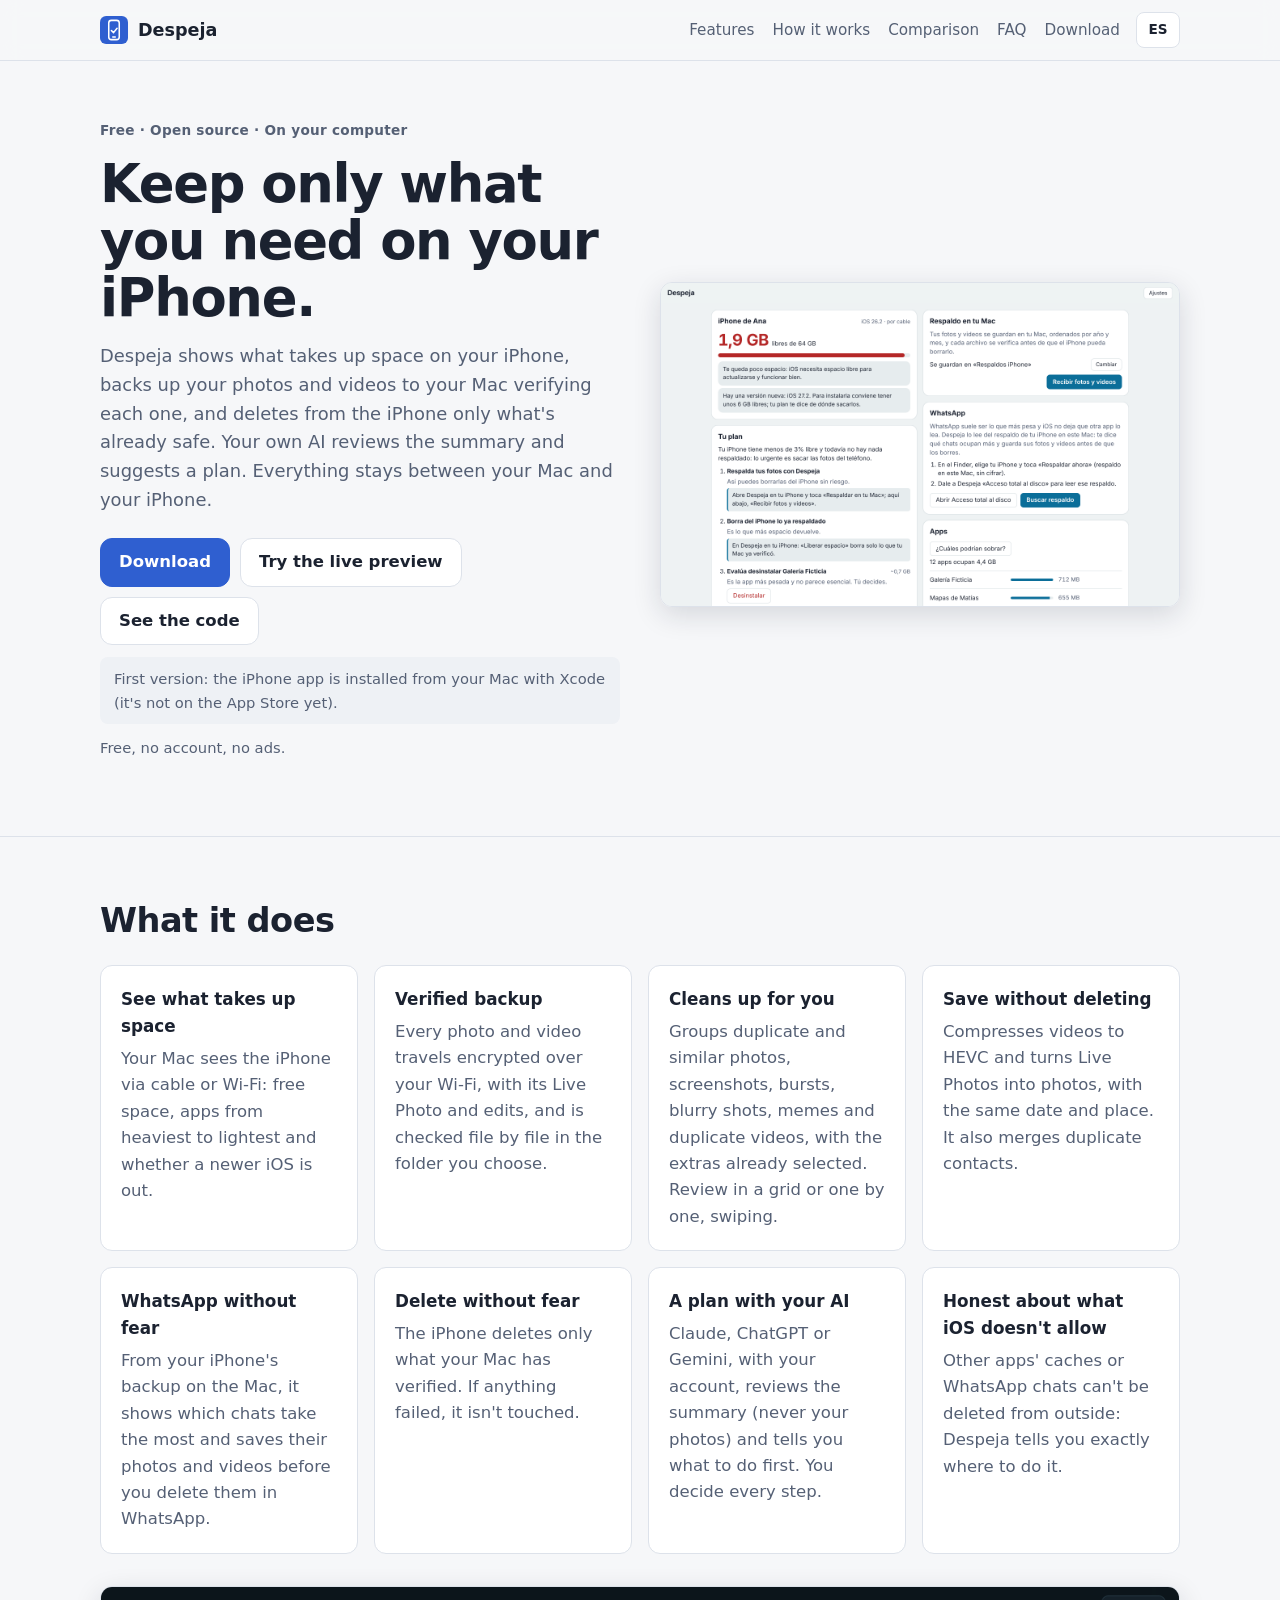
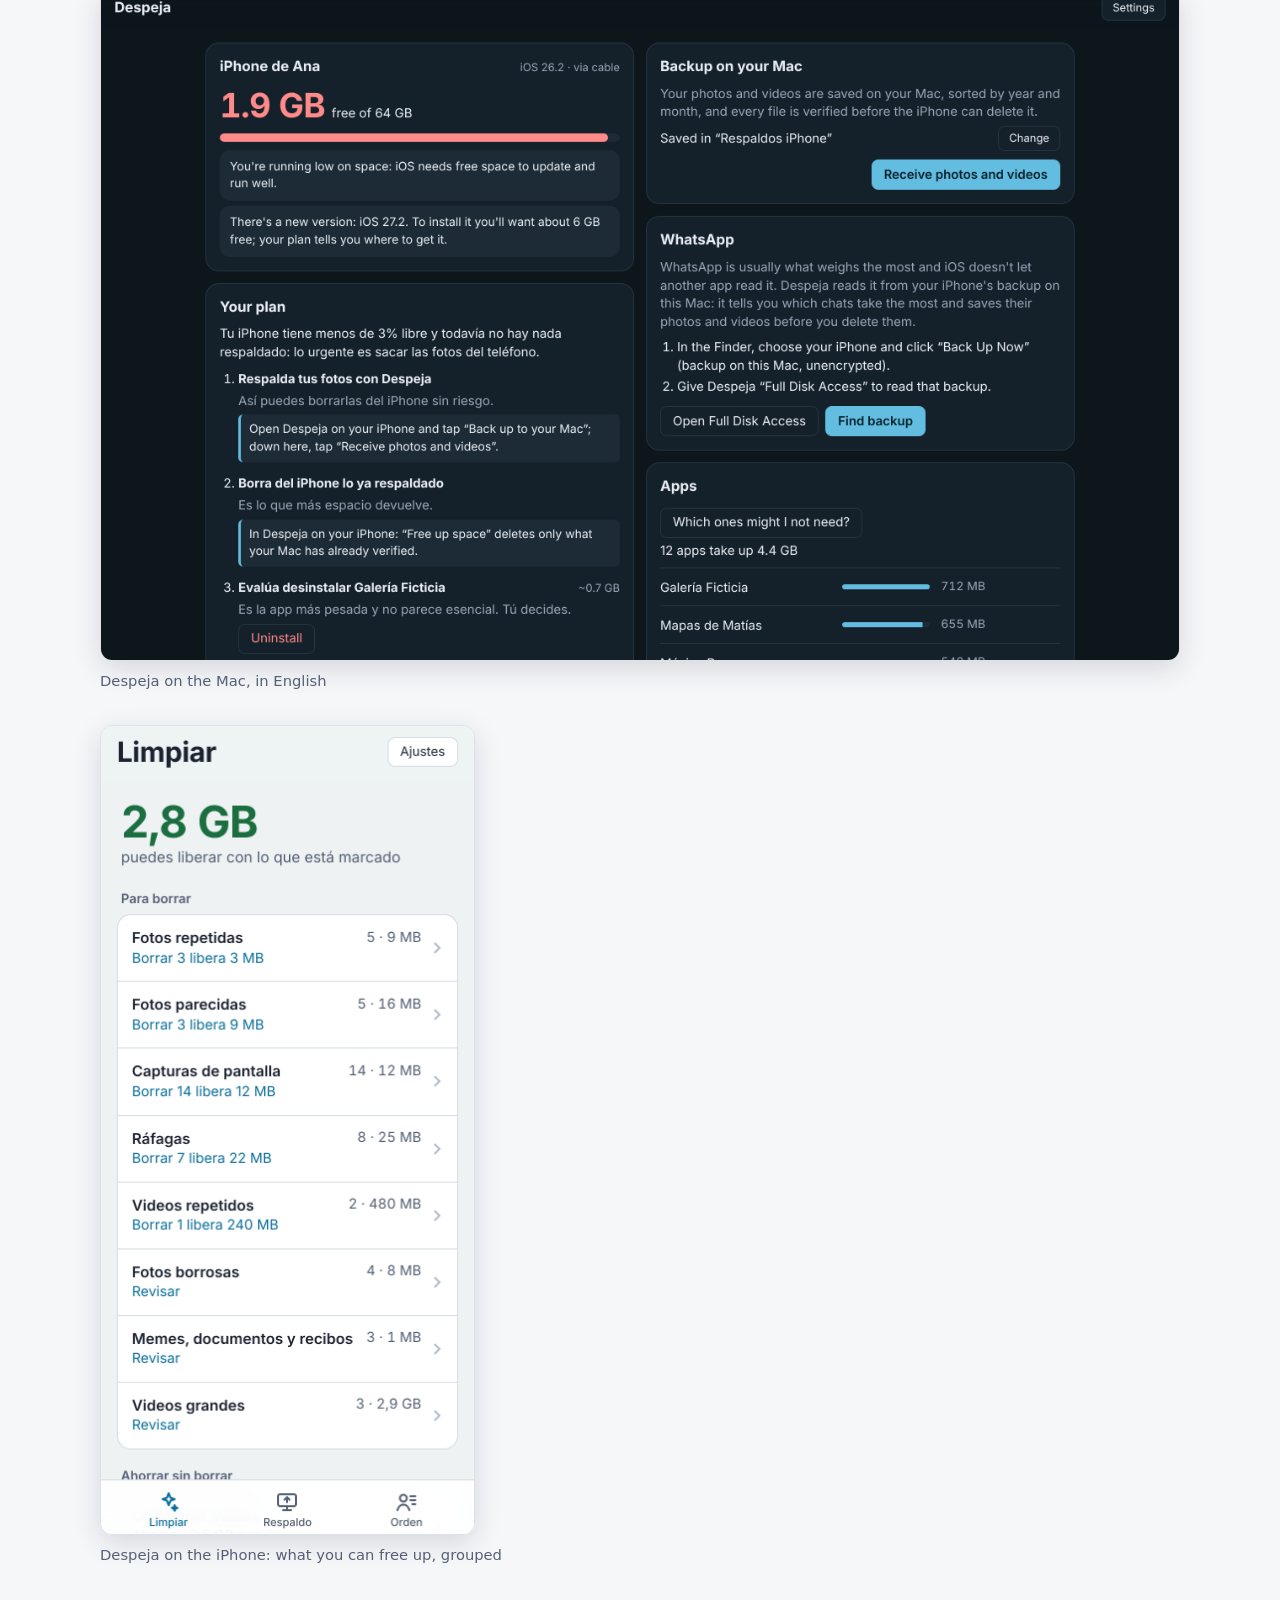
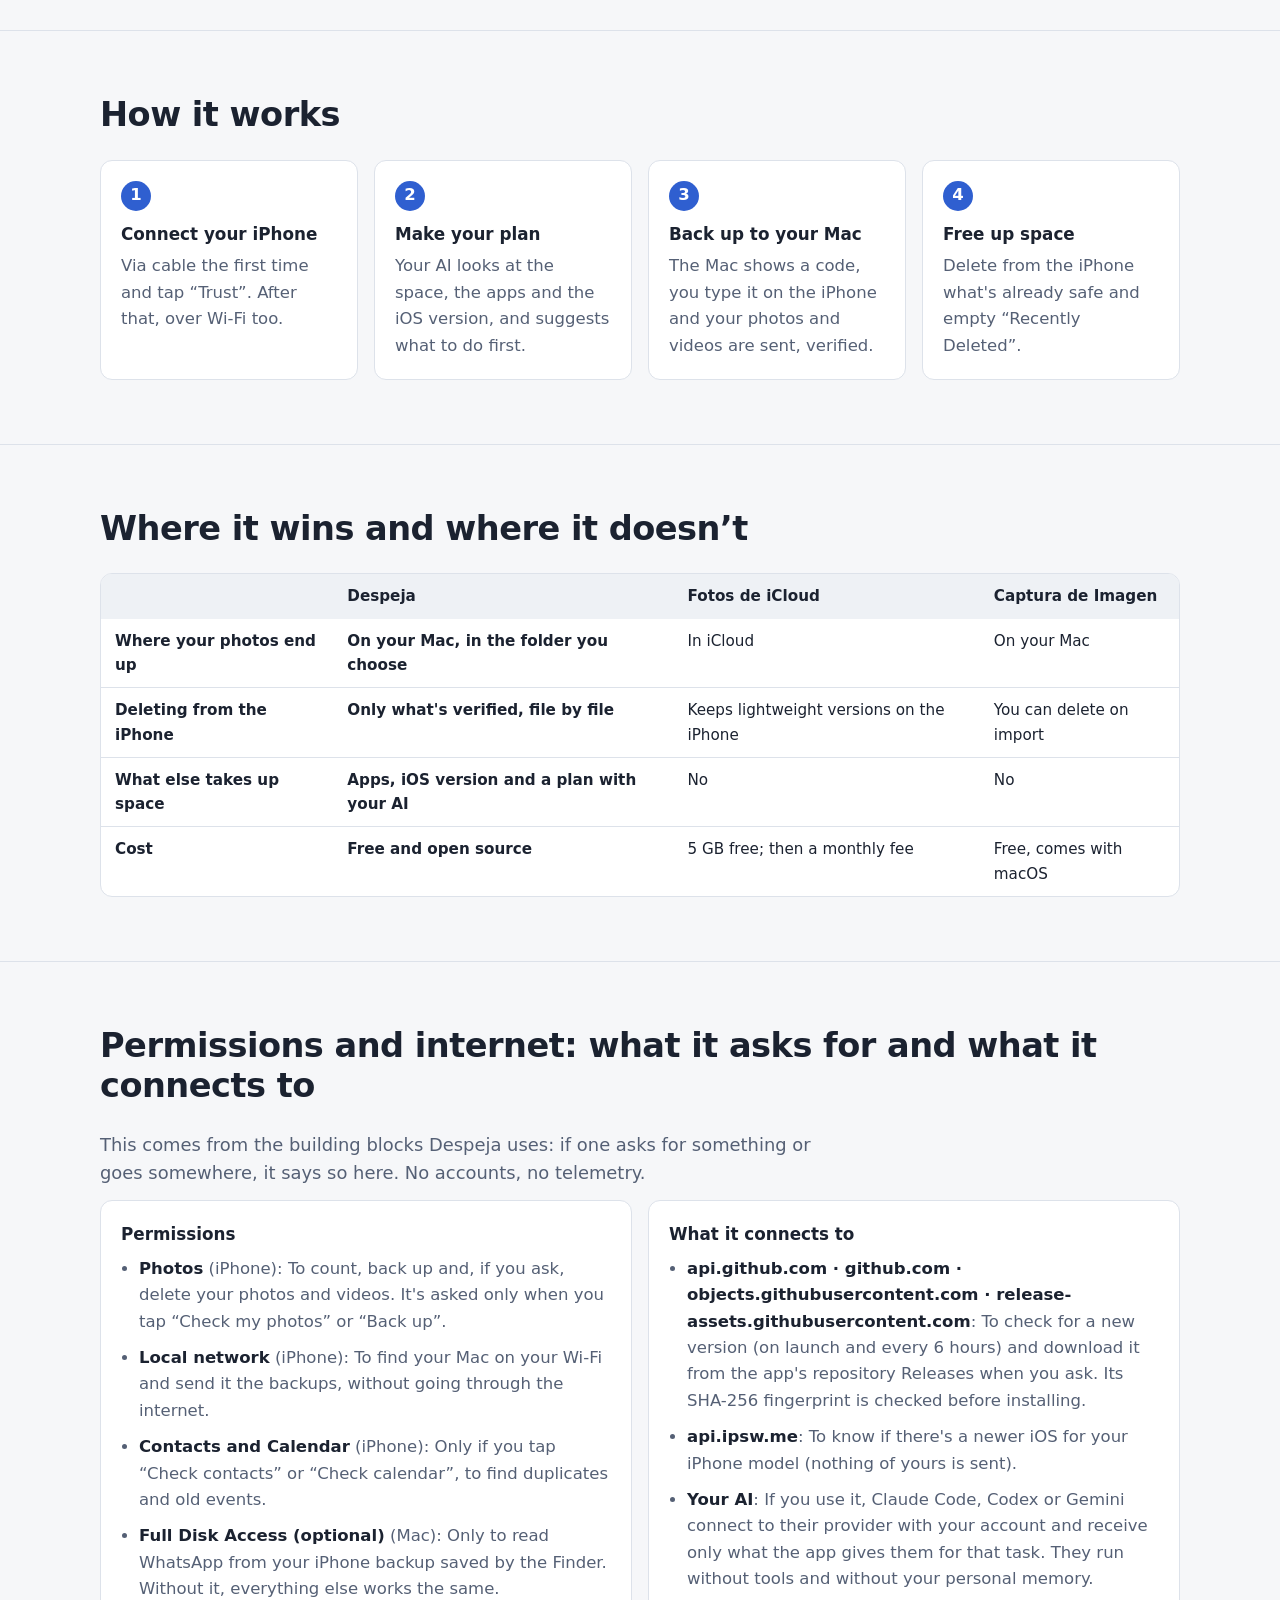
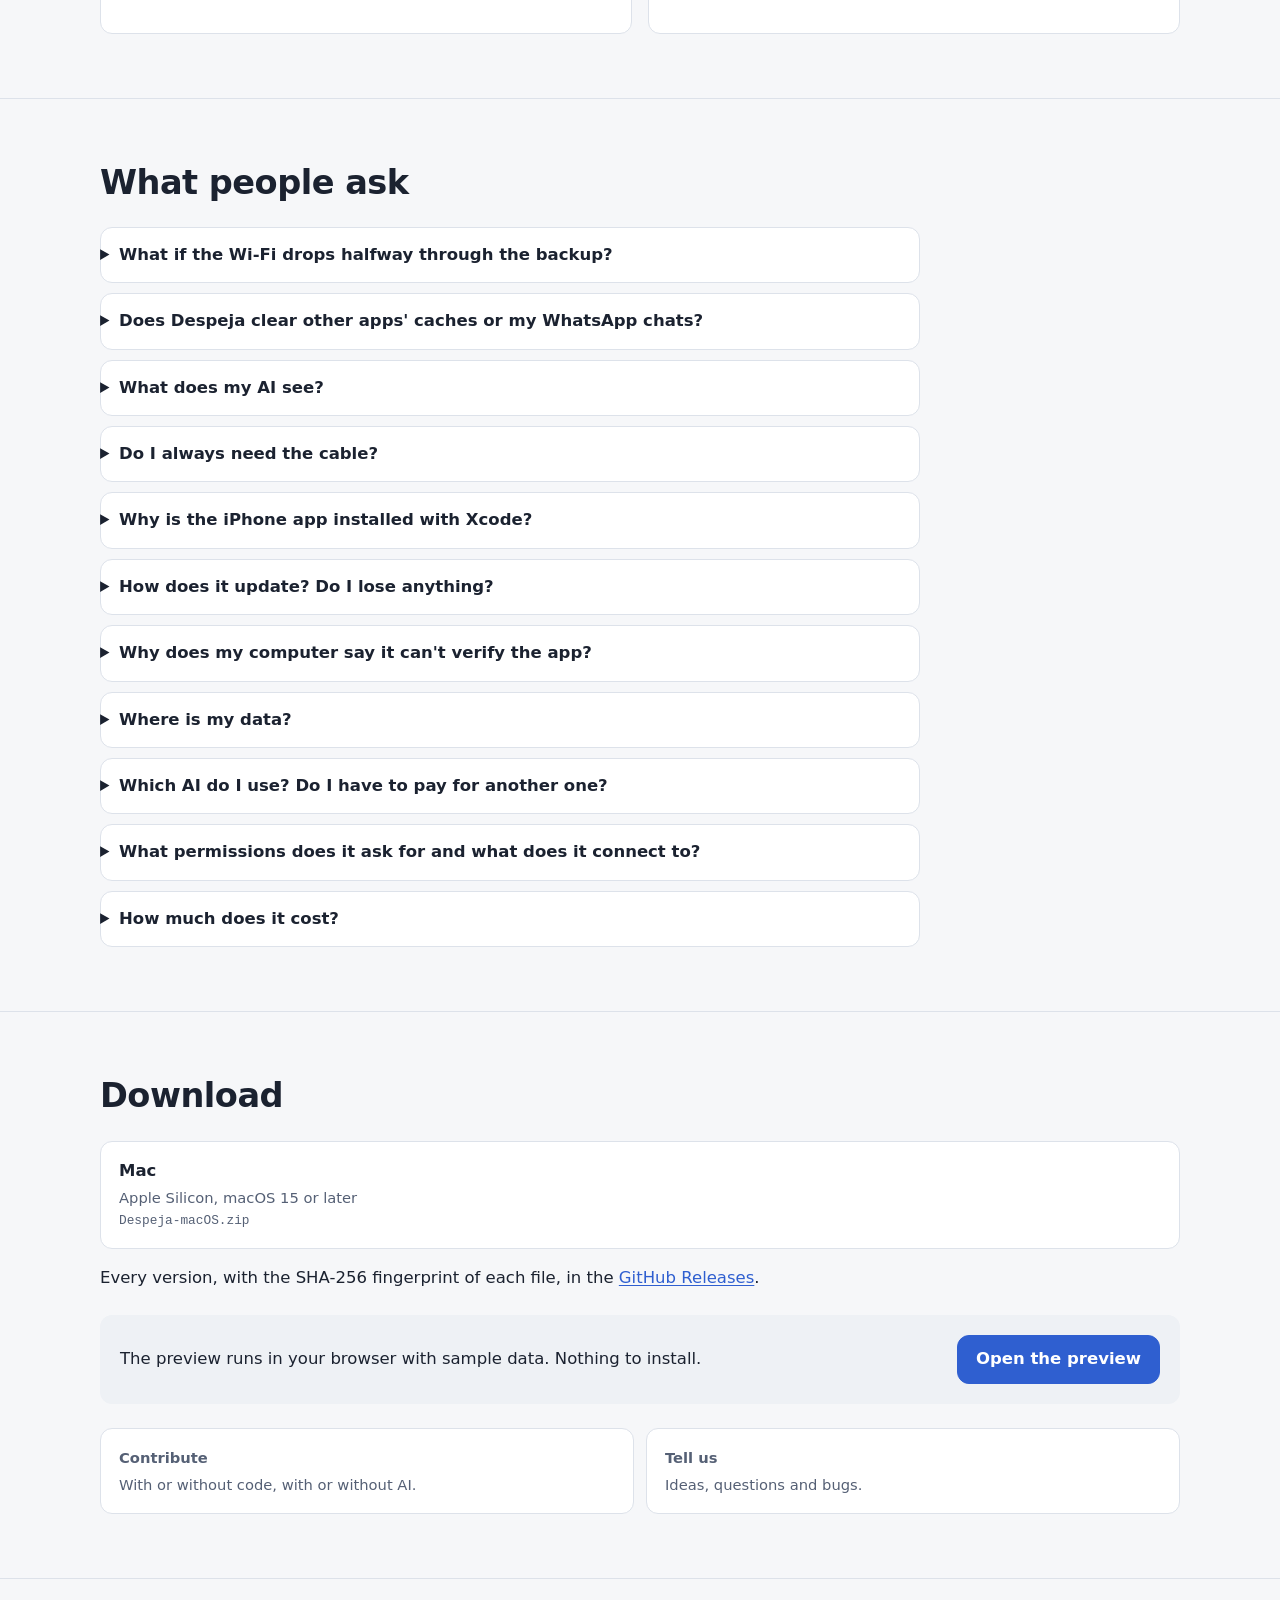
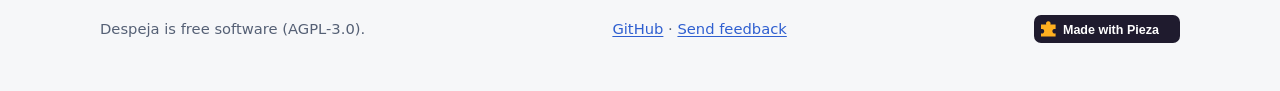
<file: docs/index.html>
<!doctype html>
<html lang="es" data-titulo-es="Despeja — Respalda y libera espacio en tu iPhone desde tu Mac, con tu IA" data-titulo-en="Despeja — Back up and free up space on your iPhone from your Mac, with your AI" data-id="despeja">
<head>
<meta charset="utf-8">
<meta name="viewport" content="width=device-width, initial-scale=1">
<meta http-equiv="Content-Security-Policy" content="default-src 'self'; script-src 'self'; style-src 'self'; img-src 'self' data:; media-src 'self'; connect-src 'self'; object-src 'none'; base-uri 'none'; form-action 'none'; frame-src 'none'; upgrade-insecure-requests">
<title>Despeja — Respalda y libera espacio en tu iPhone desde tu Mac, con tu IA</title>
<meta name="description" content="App gratis y abierta para Mac y iPhone: ve qué ocupa espacio, respalda fotos y videos verificados en tu Mac y borra solo lo que ya está a salvo.">
<link rel="canonical" href="https://despeja-app.github.io/despeja/">
<link rel="alternate" hreflang="es" href="https://despeja-app.github.io/despeja/">
<link rel="alternate" hreflang="en" href="https://despeja-app.github.io/despeja/?lang=en">
<link rel="alternate" hreflang="x-default" href="https://despeja-app.github.io/despeja/">
<link rel="icon" href="favicon.svg" type="image/svg+xml">
<link rel="apple-touch-icon" href="apple-touch-icon.png">
<meta property="og:type" content="website">
<meta property="og:site_name" content="Despeja">
<meta property="og:url" content="https://despeja-app.github.io/despeja/">
<meta property="og:locale" content="es_CL"><meta property="og:locale:alternate" content="en_US">
<meta property="og:title" content="Despeja — Respalda y libera espacio en tu iPhone desde tu Mac, con tu IA">
<meta property="og:description" content="App gratis y abierta para Mac y iPhone: ve qué ocupa espacio, respalda fotos y videos verificados en tu Mac y borra solo lo que ya está a salvo.">
<meta property="og:image" content="https://despeja-app.github.io/despeja/img/compartir.png">
<meta property="og:image:width" content="1200"><meta property="og:image:height" content="630">
<meta property="og:image:alt" content="Despeja: Deja tu iPhone solo con lo necesario.">
<meta name="twitter:card" content="summary_large_image">
<meta name="twitter:title" content="Despeja — Respalda y libera espacio en tu iPhone desde tu Mac, con tu IA">
<meta name="twitter:description" content="App gratis y abierta para Mac y iPhone: ve qué ocupa espacio, respalda fotos y videos verificados en tu Mac y borra solo lo que ya está a salvo.">
<meta name="twitter:image" content="https://despeja-app.github.io/despeja/img/compartir.png">
<script type="application/ld+json">
{
 "@context": "https://schema.org",
 "@graph": [
  {
   "@type": "SoftwareApplication",
   "name": "Despeja",
   "url": "https://despeja-app.github.io/despeja/",
   "image": "https://despeja-app.github.io/despeja/img/compartir.png",
   "screenshot": "https://despeja-app.github.io/despeja/img/mac.png",
   "description": "App gratis y abierta para Mac y iPhone: ve qué ocupa espacio, respalda fotos y videos verificados en tu Mac y borra solo lo que ya está a salvo.",
   "applicationCategory": "UtilitiesApplication",
   "operatingSystem": "macOS 15, iOS",
   "license": "https://www.gnu.org/licenses/agpl-3.0.html",
   "isAccessibleForFree": true,
   "offers": { "@type": "Offer", "price": "0", "priceCurrency": "USD" },
   "downloadUrl": "https://github.com/despeja-app/despeja/releases/latest",
   "codeRepository": "https://github.com/despeja-app/despeja",
   "inLanguage": ["es", "en"]
  },
  {
   "@type": "FAQPage",
   "mainEntity": [
    { "@type": "Question", "name": "¿Qué pasa si se corta el Wi-Fi a mitad del respaldo?", "acceptedAnswer": { "@type": "Answer", "text": "Nada se pierde: solo queda marcado como respaldado lo que tu Mac ya verificó. Vuelve a tocar «Respaldar» y sigue donde quedó." } },
    { "@type": "Question", "name": "¿Despeja borra la caché de otras apps o mis chats de WhatsApp?", "acceptedAnswer": { "@type": "Answer", "text": "No: iOS no deja que ninguna app toque lo de otra. Despeja te dice cuáles pesan más y exactamente dónde limpiarlas en tu iPhone." } },
    { "@type": "Question", "name": "¿Qué ve mi IA?", "acceptedAnswer": { "@type": "Answer", "text": "Solo un resumen: espacio, tamaños y nombres de apps, versión de iOS y cuánto hay respaldado. Nunca tus fotos, nombres de archivos ni contenido." } },
    { "@type": "Question", "name": "¿Necesito el cable siempre?", "acceptedAnswer": { "@type": "Answer", "text": "Solo la primera vez, para que el iPhone confíe en tu Mac. Después funciona por Wi-Fi; para respaldos muy grandes el cable es más rápido." } },
    { "@type": "Question", "name": "¿Por qué la app de iPhone se instala con Xcode?", "acceptedAnswer": { "@type": "Answer", "text": "Todavía no está en la App Store. Con Xcode y tu Apple ID la instalas gratis; con una cuenta gratuita dura 7 días y se reinstala igual." } },
    { "@type": "Question", "name": "¿Cómo se actualiza? ¿Pierdo algo?", "acceptedAnswer": { "@type": "Answer", "text": "Al abrir y cada 6 horas, la app revisa si hay una versión nueva en sus Releases de GitHub y te avisa dentro de la app, en Ajustes. Si la instalas, la baja, comprueba su huella SHA-256, reemplaza la app y vuelve a abrirla. Nunca en medio de algo que esté haciendo. Tus datos viven fuera de la app: actualizar no los toca." } },
    { "@type": "Question", "name": "¿Por qué mi computador dice que no puede verificar la app?", "acceptedAnswer": { "@type": "Answer", "text": "Porque es un proyecto gratis que no paga los certificados de Apple ni de Microsoft. En macOS 15: abre la app una vez, ve a Ajustes del Sistema → Privacidad y seguridad y, abajo, toca «Abrir igualmente». Cada descarga tiene su huella SHA-256 en el Release y el código de cada versión está en GitHub." } },
    { "@type": "Question", "name": "¿Dónde están mis datos?", "acceptedAnswer": { "@type": "Answer", "text": "En tu Mac (~/Library/Application Support/Despeja) y en la app del iPhone, en archivos de formato abierto. Tus fotos quedan en la carpeta que elijas. No hay servidores ni cuentas: nada sale de tus equipos sin que lo pidas." } },
    { "@type": "Question", "name": "¿Qué IA uso? ¿Tengo que pagar otra?", "acceptedAnswer": { "@type": "Answer", "text": "La tuya: Claude Code, Codex o Gemini, con tu propia cuenta. La app no tiene una IA propia ni te cobra por usarla: corre la que ya tienes, sin herramientas y sin tu memoria personal, y solo le pasa lo que hace falta." } },
    { "@type": "Question", "name": "¿Qué permisos pide y a qué se conecta?", "acceptedAnswer": { "@type": "Answer", "text": "Lo justo, y todo está en «Permisos e internet»: sale de las piezas que usa la app, así nunca dice de más ni de menos. Nunca manda nada tuyo a un servidor nuestro: no tenemos." } },
    { "@type": "Question", "name": "¿Cuánto cuesta?", "acceptedAnswer": { "@type": "Answer", "text": "Nada. Es gratis y de código abierto, sin cuentas ni publicidad." } }
   ]
  }
 ]
}
</script>
<link rel="stylesheet" href="tema.css">
<link rel="stylesheet" href="pagina.css">
<link rel="stylesheet" href="colores.css">
<script src="pagina.js" defer></script>
</head>
<body>
<a class="saltar" href="#contenido"><span data-es>Ir al contenido</span><span data-en>Skip to content</span></a>
<header class="barra"><div class="ancho">
  <a class="marca" href="./"><img src="favicon.svg" alt="" width="28" height="28"><span data-sin-traducir>Despeja</span></a>
  <nav aria-label="Secciones">
    <a href="#funciones"><span data-es>Funciones</span><span data-en>Features</span></a>
    <a href="#como-funciona"><span data-es>Cómo funciona</span><span data-en>How it works</span></a>
    <a href="#comparar"><span data-es>Comparación</span><span data-en>Comparison</span></a>
    <a href="#preguntas"><span data-es>Preguntas</span><span data-en>FAQ</span></a>
    <a href="#descargar"><span data-es>Descargar</span><span data-en>Download</span></a>
  </nav>
  <button class="idioma" id="idioma" type="button" aria-label="Cambiar idioma / Change language" data-sin-traducir>EN</button>
</div></header>

<main id="contenido">
<section class="portada"><div class="ancho">
  <div>
    <p class="etiqueta"><span data-es>Gratis · Código abierto · En tu computador</span><span data-en>Free · Open source · On your computer</span></p>
    <h1><span data-es>Deja tu iPhone solo con lo necesario.</span><span data-en>Keep only what you need on your iPhone.</span></h1>
    <p class="intro"><span data-es>Despeja ve qué ocupa espacio en tu iPhone, respalda tus fotos y videos en tu Mac verificándolos uno por uno y borra del iPhone solo lo que ya está a salvo. Tu propia IA revisa el resumen y te propone un plan. Todo queda entre tu Mac y tu iPhone.</span><span data-en>Despeja shows what takes up space on your iPhone, backs up your photos and videos to your Mac verifying each one, and deletes from the iPhone only what&apos;s already safe. Your own AI reviews the summary and suggests a plan. Everything stays between your Mac and your iPhone.</span></p>
    <div class="acciones">
      <a class="boton principal" id="descarga-principal" href="#descargar"><span data-es>Descargar</span><span data-en>Download</span></a>
      <a class="boton" href="demo/"><span data-es>Probar la vista previa</span><span data-en>Try the live preview</span></a>
      <a class="boton" href="https://github.com/despeja-app/despeja"><span data-es>Ver el código</span><span data-en>See the code</span></a>
    </div>
    <p class="aviso"><span data-es>Primera versión: la app de iPhone se instala desde tu Mac con Xcode (aún no está en la App Store).</span><span data-en>First version: the iPhone app is installed from your Mac with Xcode (it&apos;s not on the App Store yet).</span></p>
    <p class="nota" id="descarga-nota"><span data-es>Gratis, sin cuenta y sin publicidad.</span><span data-en>Free, no account, no ads.</span></p>
  </div>
  <figure class="captura"><img src="img/mac.png" alt="Despeja en el Mac: el iPhone con poco espacio, el plan de la IA y el respaldo" data-alt-es="Despeja en el Mac: el iPhone con poco espacio, el plan de la IA y el respaldo" data-alt-en="Despeja on the Mac: the iPhone low on space, the AI plan and the backup" width="1280" height="800"></figure>
</div></section>

<section id="funciones"><div class="ancho">
  <h2><span data-es>Lo que hace</span><span data-en>What it does</span></h2>
  <div class="rejilla">
    <div class="tarjeta"><h3><span data-es>Ve lo que ocupa espacio</span><span data-en>See what takes up space</span></h3><p><span data-es>Tu Mac ve el iPhone por cable o Wi-Fi: espacio libre, apps de la más pesada a la más liviana y si hay un iOS más nuevo.</span><span data-en>Your Mac sees the iPhone via cable or Wi-Fi: free space, apps from heaviest to lightest and whether a newer iOS is out.</span></p></div>
    <div class="tarjeta"><h3><span data-es>Respaldo verificado</span><span data-en>Verified backup</span></h3><p><span data-es>Cada foto y video viaja cifrado por tu Wi-Fi, con su Live Photo y sus ediciones, y se comprueba archivo por archivo en la carpeta que elijas.</span><span data-en>Every photo and video travels encrypted over your Wi-Fi, with its Live Photo and edits, and is checked file by file in the folder you choose.</span></p></div>
    <div class="tarjeta"><h3><span data-es>Limpia sola</span><span data-en>Cleans up for you</span></h3><p><span data-es>Agrupa fotos repetidas y parecidas, capturas, ráfagas, borrosas, memes y videos repetidos, con lo que sobra ya marcado. Revisas en cuadrícula o una por una, deslizando.</span><span data-en>Groups duplicate and similar photos, screenshots, bursts, blurry shots, memes and duplicate videos, with the extras already selected. Review in a grid or one by one, swiping.</span></p></div>
    <div class="tarjeta"><h3><span data-es>Ahorra sin borrar</span><span data-en>Save without deleting</span></h3><p><span data-es>Comprime videos a HEVC y convierte Live Photos en fotos, con la misma fecha y lugar. También junta contactos repetidos.</span><span data-en>Compresses videos to HEVC and turns Live Photos into photos, with the same date and place. It also merges duplicate contacts.</span></p></div>
    <div class="tarjeta"><h3><span data-es>WhatsApp sin miedo</span><span data-en>WhatsApp without fear</span></h3><p><span data-es>Desde el respaldo de tu iPhone en el Mac, te dice qué chats ocupan más y guarda sus fotos y videos antes de que los borres en WhatsApp.</span><span data-en>From your iPhone&apos;s backup on the Mac, it shows which chats take the most and saves their photos and videos before you delete them in WhatsApp.</span></p></div>
    <div class="tarjeta"><h3><span data-es>Borra sin miedo</span><span data-en>Delete without fear</span></h3><p><span data-es>El iPhone borra solo lo que tu Mac ya verificó. Si algo falló, no se toca.</span><span data-en>The iPhone deletes only what your Mac has verified. If anything failed, it isn&apos;t touched.</span></p></div>
    <div class="tarjeta"><h3><span data-es>Un plan con tu IA</span><span data-en>A plan with your AI</span></h3><p><span data-es>Claude, ChatGPT o Gemini, con tu cuenta, revisa el resumen (nunca tus fotos) y te dice qué hacer primero. Tú decides cada paso.</span><span data-en>Claude, ChatGPT or Gemini, with your account, reviews the summary (never your photos) and tells you what to do first. You decide every step.</span></p></div>
    <div class="tarjeta"><h3><span data-es>Honesta con lo que iOS no deja</span><span data-en>Honest about what iOS doesn&apos;t allow</span></h3><p><span data-es>La caché de otras apps o los chats de WhatsApp no se pueden borrar desde afuera: Despeja te dice exactamente dónde hacerlo.</span><span data-en>Other apps&apos; caches or WhatsApp chats can&apos;t be deleted from outside: Despeja tells you exactly where to do it.</span></p></div>
  </div>
  <figure class="captura-extra"><img src="img/mac-en.png" alt="Despeja en el Mac, en inglés" data-alt-es="Despeja en el Mac, en inglés" data-alt-en="Despeja on the Mac, in English" width="1280" height="800" loading="lazy"><figcaption><span data-es>Despeja en el Mac, en inglés</span><span data-en>Despeja on the Mac, in English</span></figcaption></figure>
  <figure class="captura-extra"><img src="img/iphone.png" alt="Despeja en el iPhone: lo que puedes liberar, agrupado" data-alt-es="Despeja en el iPhone: lo que puedes liberar, agrupado" data-alt-en="Despeja on the iPhone: what you can free up, grouped" width="375" height="812" loading="lazy"><figcaption><span data-es>Despeja en el iPhone: lo que puedes liberar, agrupado</span><span data-en>Despeja on the iPhone: what you can free up, grouped</span></figcaption></figure>
</div></section>

<section id="como-funciona"><div class="ancho">
  <h2><span data-es>Cómo funciona</span><span data-en>How it works</span></h2>
  <ol class="pasos">
    <li><h3><span data-es>Conecta tu iPhone</span><span data-en>Connect your iPhone</span></h3><p><span data-es>Por cable la primera vez y toca «Confiar». Después también por Wi-Fi.</span><span data-en>Via cable the first time and tap “Trust”. After that, over Wi-Fi too.</span></p></li>
    <li><h3><span data-es>Arma tu plan</span><span data-en>Make your plan</span></h3><p><span data-es>Tu IA mira el espacio, las apps y la versión de iOS, y propone qué hacer primero.</span><span data-en>Your AI looks at the space, the apps and the iOS version, and suggests what to do first.</span></p></li>
    <li><h3><span data-es>Respalda en tu Mac</span><span data-en>Back up to your Mac</span></h3><p><span data-es>El Mac muestra un código, lo escribes en el iPhone y se mandan tus fotos y videos, verificados.</span><span data-en>The Mac shows a code, you type it on the iPhone and your photos and videos are sent, verified.</span></p></li>
    <li><h3><span data-es>Libera espacio</span><span data-en>Free up space</span></h3><p><span data-es>Borra del iPhone lo que ya está a salvo y vacía «Eliminados recientemente».</span><span data-en>Delete from the iPhone what&apos;s already safe and empty “Recently Deleted”.</span></p></li>
  </ol>
</div></section>

<section id="comparar"><div class="ancho">
  <h2><span data-es>Lo que gana y lo que no</span><span data-en>Where it wins and where it doesn’t</span></h2>
  <div class="tabla-caja" tabindex="0" role="region" aria-label="Comparación · Comparison"><table class="comparar">
    <thead><tr><th scope="col"><span class="oculto"><span data-es>Qué</span><span data-en>What</span></span></th><th scope="col" data-sin-traducir>Despeja</th><th scope="col" data-sin-traducir>Fotos de iCloud</th><th scope="col" data-sin-traducir>Captura de Imagen</th></tr></thead>
    <tbody>
      <tr><th scope="row"><span data-es>Dónde quedan tus fotos</span><span data-en>Where your photos end up</span></th><td><span data-es>En tu Mac, en la carpeta que elijas</span><span data-en>On your Mac, in the folder you choose</span></td><td><span data-es>En iCloud</span><span data-en>In iCloud</span></td><td><span data-es>En tu Mac</span><span data-en>On your Mac</span></td></tr>
      <tr><th scope="row"><span data-es>Borrar del iPhone</span><span data-en>Deleting from the iPhone</span></th><td><span data-es>Solo lo verificado, archivo por archivo</span><span data-en>Only what&apos;s verified, file by file</span></td><td><span data-es>Deja versiones livianas en el iPhone</span><span data-en>Keeps lightweight versions on the iPhone</span></td><td><span data-es>Puedes borrar al importar</span><span data-en>You can delete on import</span></td></tr>
      <tr><th scope="row"><span data-es>Qué más ocupa espacio</span><span data-en>What else takes up space</span></th><td><span data-es>Apps, versión de iOS y un plan con tu IA</span><span data-en>Apps, iOS version and a plan with your AI</span></td><td><span data-es>No</span><span data-en>No</span></td><td><span data-es>No</span><span data-en>No</span></td></tr>
      <tr><th scope="row"><span data-es>Costo</span><span data-en>Cost</span></th><td><span data-es>Gratis y abierto</span><span data-en>Free and open source</span></td><td><span data-es>5 GB gratis; después, pago mensual</span><span data-en>5 GB free; then a monthly fee</span></td><td><span data-es>Gratis, viene con macOS</span><span data-en>Free, comes with macOS</span></td></tr>
    </tbody>
  </table></div>
</div></section>

<section id="permisos"><div class="ancho">
  <h2><span data-es>Permisos e internet: lo que pide y a qué se conecta</span><span data-en>Permissions and internet: what it asks for and what it connects to</span></h2>
  <p class="intro"><span data-es>Esto sale de las piezas que usa Despeja: si una pide algo o sale a algún lado, lo dice aquí. Sin cuentas ni telemetría.</span><span data-en>This comes from the building blocks Despeja uses: if one asks for something or goes somewhere, it says so here. No accounts, no telemetry.</span></p>
  <div class="rejilla dos">
    <div class="tarjeta"><h3><span data-es>Permisos</span><span data-en>Permissions</span></h3>
      <ul>
        <li><b><span data-es>Fotos</span><span data-en>Photos</span></b> <span data-sin-traducir>(iPhone)</span>: <span data-es>Para contar, respaldar y, si lo pides, borrar tus fotos y videos. Se pide recién cuando tocas «Revisar mis fotos» o «Respaldar».</span><span data-en>To count, back up and, if you ask, delete your photos and videos. It&apos;s asked only when you tap “Check my photos” or “Back up”.</span></li>
        <li><b><span data-es>Red local</span><span data-en>Local network</span></b> <span data-sin-traducir>(iPhone)</span>: <span data-es>Para encontrar tu Mac en tu Wi-Fi y mandarle los respaldos, sin pasar por internet.</span><span data-en>To find your Mac on your Wi-Fi and send it the backups, without going through the internet.</span></li>
        <li><b><span data-es>Contactos y Calendario</span><span data-en>Contacts and Calendar</span></b> <span data-sin-traducir>(iPhone)</span>: <span data-es>Solo si tocas «Revisar contactos» o «Revisar calendario», para encontrar repetidos y eventos viejos.</span><span data-en>Only if you tap “Check contacts” or “Check calendar”, to find duplicates and old events.</span></li>
        <li><b><span data-es>Acceso total al disco (opcional)</span><span data-en>Full Disk Access (optional)</span></b> <span data-sin-traducir>(Mac)</span>: <span data-es>Solo para leer WhatsApp en el respaldo de tu iPhone que guarda el Finder. Sin él, todo lo demás funciona igual.</span><span data-en>Only to read WhatsApp from your iPhone backup saved by the Finder. Without it, everything else works the same.</span></li>
      </ul>
      <p class="si-vacio"><span data-es>Ninguno especial del sistema: ni cámara, ni micrófono, ni avisos. Solo abre lo que tú eliges.</span><span data-en>No special system permissions: no camera, microphone or notifications. It only opens what you pick.</span></p>
    </div>
    <div class="tarjeta"><h3><span data-es>A qué se conecta</span><span data-en>What it connects to</span></h3>
      <ul>
        <li><b data-sin-traducir>api.github.com · github.com · objects.githubusercontent.com · release-assets.githubusercontent.com</b>: <span data-es>Para saber si hay una versión nueva (al abrir y cada 6 horas) y bajarla de los Releases del repositorio de la app cuando tú lo pides. Antes de instalarla se comprueba su huella SHA-256.</span><span data-en>To check for a new version (on launch and every 6 hours) and download it from the app&apos;s repository Releases when you ask. Its SHA-256 fingerprint is checked before installing.</span></li>
        <li><b data-sin-traducir>api.ipsw.me</b>: <span data-es>Saber si hay una versión de iOS más nueva para tu modelo de iPhone (no se manda nada tuyo).</span><span data-en>To know if there&apos;s a newer iOS for your iPhone model (nothing of yours is sent).</span></li>
        <li><b><span data-es>Tu IA</span><span data-en>Your AI</span></b>: <span data-es>Si la usas, Claude Code, Codex o Gemini se conectan a su proveedor con tu cuenta y reciben solo lo que la app les pasa para esa tarea. Corren sin herramientas y sin tu memoria personal.</span><span data-en>If you use it, Claude Code, Codex or Gemini connect to their provider with your account and receive only what the app gives them for that task. They run without tools and without your personal memory.</span></li>
      </ul>
      <p class="si-vacio"><span data-es>A nada: la app no sale a internet por su cuenta.</span><span data-en>Nothing: the app doesn&apos;t go online on its own.</span></p>
    </div>
  </div>
</div></section>

<section id="preguntas"><div class="ancho">
  <h2><span data-es>Lo que la gente pregunta</span><span data-en>What people ask</span></h2>
  <div class="faq">
    <details class="p"><summary><span data-es>¿Qué pasa si se corta el Wi-Fi a mitad del respaldo?</span><span data-en>What if the Wi-Fi drops halfway through the backup?</span></summary><p><span data-es>Nada se pierde: solo queda marcado como respaldado lo que tu Mac ya verificó. Vuelve a tocar «Respaldar» y sigue donde quedó.</span><span data-en>Nothing is lost: only what your Mac already verified is marked as backed up. Tap “Back up” again and it continues where it left off.</span></p></details>
    <details class="p"><summary><span data-es>¿Despeja borra la caché de otras apps o mis chats de WhatsApp?</span><span data-en>Does Despeja clear other apps&apos; caches or my WhatsApp chats?</span></summary><p><span data-es>No: iOS no deja que ninguna app toque lo de otra. Despeja te dice cuáles pesan más y exactamente dónde limpiarlas en tu iPhone.</span><span data-en>No: iOS doesn&apos;t let any app touch another&apos;s data. Despeja shows which ones weigh the most and exactly where to clean them on your iPhone.</span></p></details>
    <details class="p"><summary><span data-es>¿Qué ve mi IA?</span><span data-en>What does my AI see?</span></summary><p><span data-es>Solo un resumen: espacio, tamaños y nombres de apps, versión de iOS y cuánto hay respaldado. Nunca tus fotos, nombres de archivos ni contenido.</span><span data-en>Only a summary: space, app sizes and names, iOS version and how much is backed up. Never your photos, file names or content.</span></p></details>
    <details class="p"><summary><span data-es>¿Necesito el cable siempre?</span><span data-en>Do I always need the cable?</span></summary><p><span data-es>Solo la primera vez, para que el iPhone confíe en tu Mac. Después funciona por Wi-Fi; para respaldos muy grandes el cable es más rápido.</span><span data-en>Only the first time, so the iPhone trusts your Mac. After that it works over Wi-Fi; for very large backups the cable is faster.</span></p></details>
    <details class="p"><summary><span data-es>¿Por qué la app de iPhone se instala con Xcode?</span><span data-en>Why is the iPhone app installed with Xcode?</span></summary><p><span data-es>Todavía no está en la App Store. Con Xcode y tu Apple ID la instalas gratis; con una cuenta gratuita dura 7 días y se reinstala igual.</span><span data-en>It isn&apos;t on the App Store yet. With Xcode and your Apple ID you install it for free; with a free account it lasts 7 days and you reinstall it the same way.</span></p></details>
    <details class="p"><summary><span data-es>¿Cómo se actualiza? ¿Pierdo algo?</span><span data-en>How does it update? Do I lose anything?</span></summary><p><span data-es>Al abrir y cada 6 horas, la app revisa si hay una versión nueva en sus Releases de GitHub y te avisa dentro de la app, en Ajustes. Si la instalas, la baja, comprueba su huella SHA-256, reemplaza la app y vuelve a abrirla. Nunca en medio de algo que esté haciendo. Tus datos viven fuera de la app: actualizar no los toca.</span><span data-en>On launch and every 6 hours, the app checks its GitHub Releases for a new version and tells you inside the app, in Settings. If you install it, it downloads it, checks its SHA-256 fingerprint, replaces the app and reopens it. Never in the middle of something it&apos;s doing. Your data lives outside the app: updating doesn&apos;t touch it.</span></p></details>
    <details class="p"><summary><span data-es>¿Por qué mi computador dice que no puede verificar la app?</span><span data-en>Why does my computer say it can&apos;t verify the app?</span></summary><p><span data-es>Porque es un proyecto gratis que no paga los certificados de Apple ni de Microsoft. En macOS 15: abre la app una vez, ve a Ajustes del Sistema → Privacidad y seguridad y, abajo, toca «Abrir igualmente». Cada descarga tiene su huella SHA-256 en el Release y el código de cada versión está en GitHub.</span><span data-en>Because it&apos;s a free project that doesn&apos;t pay for Apple or Microsoft certificates. On macOS 15: open the app once, go to System Settings → Privacy &amp; Security and, at the bottom, click “Open Anyway”. Every download has its SHA-256 fingerprint in the Release, and each version&apos;s code is on GitHub.</span></p></details>
    <details class="p"><summary><span data-es>¿Dónde están mis datos?</span><span data-en>Where is my data?</span></summary><p><span data-es>En tu Mac (~/Library/Application Support/Despeja) y en la app del iPhone, en archivos de formato abierto. Tus fotos quedan en la carpeta que elijas. No hay servidores ni cuentas: nada sale de tus equipos sin que lo pidas.</span><span data-en>On your Mac (~/Library/Application Support/Despeja) and in the iPhone app, in open-format files. Your photos stay in the folder you choose. There are no servers or accounts: nothing leaves your devices unless you ask.</span></p></details>
    <details class="p"><summary><span data-es>¿Qué IA uso? ¿Tengo que pagar otra?</span><span data-en>Which AI do I use? Do I have to pay for another one?</span></summary><p><span data-es>La tuya: Claude Code, Codex o Gemini, con tu propia cuenta. La app no tiene una IA propia ni te cobra por usarla: corre la que ya tienes, sin herramientas y sin tu memoria personal, y solo le pasa lo que hace falta.</span><span data-en>Yours: Claude Code, Codex or Gemini, with your own account. The app has no AI of its own and doesn&apos;t charge you for one: it runs the one you already have, without tools or your personal memory, and only gives it what&apos;s needed.</span></p></details>
    <details class="p"><summary><span data-es>¿Qué permisos pide y a qué se conecta?</span><span data-en>What permissions does it ask for and what does it connect to?</span></summary><p><span data-es>Lo justo, y todo está en «Permisos e internet»: sale de las piezas que usa la app, así nunca dice de más ni de menos. Nunca manda nada tuyo a un servidor nuestro: no tenemos.</span><span data-en>Only what&apos;s needed, and it&apos;s all in “Permissions and internet”: it comes from the building blocks the app uses, so it never says more or less than the truth. It never sends anything of yours to a server of ours: we don&apos;t have one.</span></p></details>
    <details class="p"><summary><span data-es>¿Cuánto cuesta?</span><span data-en>How much does it cost?</span></summary><p><span data-es>Nada. Es gratis y de código abierto, sin cuentas ni publicidad.</span><span data-en>Nothing. It&apos;s free and open source, with no accounts or ads.</span></p></details>
  </div>
</div></section>

<section id="descargar"><div class="ancho">
  <h2><span data-es>Descargar</span><span data-en>Download</span></h2>
  <div class="sistemas">
    <a class="so" data-so="mac" href="https://github.com/despeja-app/despeja/releases/latest/download/Despeja-macOS.zip"><b data-sin-traducir>Mac</b><span><span data-es>Apple Silicon, macOS 15 o posterior</span><span data-en>Apple Silicon, macOS 15 or later</span></span><span class="archivo" data-sin-traducir>Despeja-macOS.zip</span></a>
  </div>
  <p><span data-es>Todas las versiones, con la huella SHA-256 de cada archivo, en los </span><span data-en>Every version, with the SHA-256 fingerprint of each file, in the </span><a href="https://github.com/despeja-app/despeja/releases"><span data-es>Releases de GitHub</span><span data-en>GitHub Releases</span></a>.</p>
  <div class="final"><p><span data-es>La vista previa funciona en tu navegador con datos de ejemplo. Nada que instalar.</span><span data-en>The preview runs in your browser with sample data. Nothing to install.</span></p><a class="boton principal" href="demo/"><span data-es>Abrir la vista previa</span><span data-en>Open the preview</span></a></div>
  <div class="comunidad">
    <a href="https://github.com/despeja-app/despeja/blob/main/CONTRIBUTING.md"><b><span data-es>Aporta</span><span data-en>Contribute</span></b><span><span data-es>Con o sin programar, con o sin IA.</span><span data-en>With or without code, with or without AI.</span></span></a>
    <a href="https://github.com/despeja-app/despeja/issues/new/choose"><b><span data-es>Cuéntanos</span><span data-en>Tell us</span></b><span><span data-es>Ideas, dudas y errores.</span><span data-en>Ideas, questions and bugs.</span></span></a>
  </div>
</div></section>
</main>

<footer><div class="ancho">
  <span><span data-es>Despeja es software libre (AGPL-3.0).</span><span data-en>Despeja is free software (AGPL-3.0).</span></span>
  <span><a href="https://github.com/despeja-app/despeja" data-sin-traducir>GitHub</a> · <a href="https://github.com/despeja-app/despeja/issues/new/choose"><span data-es>Enviar comentarios</span><span data-en>Send feedback</span></a></span>
  <a class="hecho-con-pieza" href="https://pieza-app.github.io/pieza/"><span data-es><img src="sello.svg" alt="Hecho con Pieza" width="152" height="28"></span><span data-en><img src="sello-en.svg" alt="Made with Pieza" width="146" height="28"></span></a>
</div></footer>
</body>
</html>
</file>
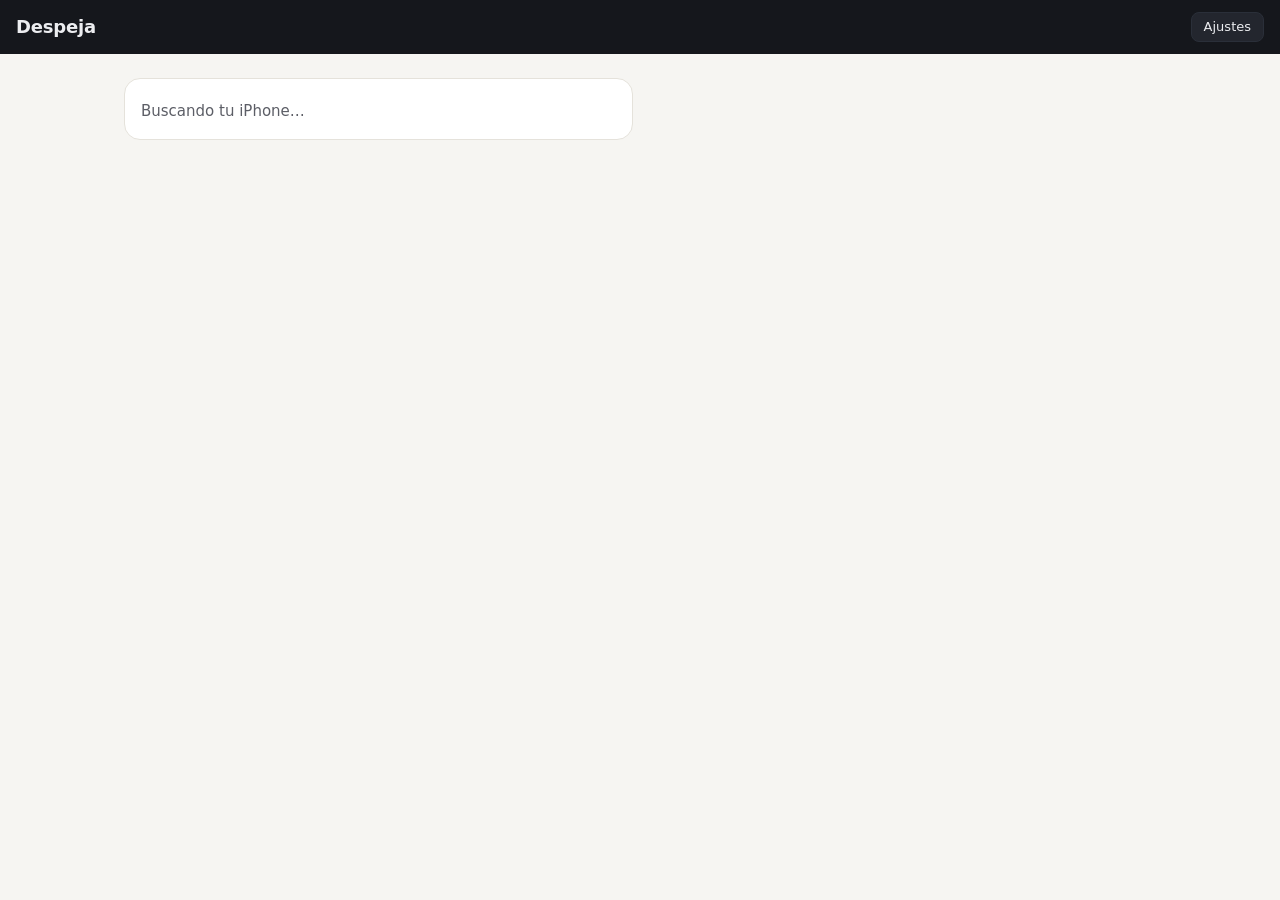
<file: ui/index.html>
<!doctype html>
<html lang="es">
<head>
<meta charset="utf-8">
<meta name="viewport" content="width=device-width, initial-scale=1, viewport-fit=cover">
<!-- Política de contenido: solo corre el código de la app (nada en línea ni de afuera) y no se conecta a internet. Si algo de la
     persona llegara a colarse en el HTML, el navegador no lo ejecuta. La revisa pruebas/contrato.py (pieza «contrato»). -->
<meta http-equiv="Content-Security-Policy" content="default-src 'self'; script-src 'self'; style-src 'self'; img-src 'self' data:; connect-src 'self'; object-src 'none'; base-uri 'none'; form-action 'none'; frame-src 'none'">
<title>Despeja</title>
<link rel="stylesheet" href="tema.css">
<link rel="stylesheet" href="componentes.css">
<link rel="stylesheet" href="bienvenida.css">
<link rel="stylesheet" href="app.css">
</head>
<body>
<div id="app"></div>
<div id="toast" class="pz-toast" role="status" aria-live="polite" data-sin-traducir></div>
<script src="i18n.js"></script>
<script src="host.js"></script>
<script src="tema.js"></script>
<script src="componentes.js"></script>
<script src="bienvenida.js"></script>
<script src="app.js"></script>
</body>
</html>
</file>
<file: docs/tema.css>
/* This Source Code Form is subject to the terms of the Mozilla Public
 * License, v. 2.0. If a copy of the MPL was not distributed with this
 * file, You can obtain one at https://mozilla.org/MPL/2.0/. */
/* Pieza «tema»: sistema, claro u oscuro con UN juego de tokens. Cada color se escribe una vez como par (--x-claro, --x-oscuro) y
   el token (--x) lo elige con light-dark() según color-scheme: <html data-pz-modo="claro|oscuro"> lo fija, sin atributo sigue al
   sistema (con prefijo: un `closest("[data-tema]")` de la app nunca lo encuentra). light-dark() solo acepta colores: la sombra
   se elige con selectores. La app pone su acento redefiniendo en :root --acento-claro, --acento-oscuro (y, si hace falta, --sobre-acento-*),
   cargando su CSS DESPUÉS de este. Nada de la app adentro. Los tokens y su significado: README.md de la pieza. */
:root {
  /* Pares de color (neutros con contraste AA entre sí: lo revisa pruebas/interfaz.mjs). */
  --fondo-claro: #f6f7f9;         --fondo-oscuro: #10141b;
  --panel-claro: #ffffff;         --panel-oscuro: #161b24;
  --panel-2-claro: #eef1f5;       --panel-2-oscuro: #1d2430;
  --linea-claro: #dde2ea;         --linea-oscuro: #2b3446;
  --texto-claro: #1b2230;         --texto-oscuro: #e8ecf3;
  --texto-suave-claro: #556075;   --texto-suave-oscuro: #9ba6b9;
  --tenue-claro: #b4bccb;         --tenue-oscuro: #4a5468;
  --acento-claro: #2f5fd0;        --acento-oscuro: #7fa2ff;
  --sobre-acento-claro: #ffffff;  --sobre-acento-oscuro: #0c1120;
  --rojo-claro: #b42727;          --rojo-oscuro: #ff8a8a;
  --verde-claro: #1a6e40;         --verde-oscuro: #6fd39b;
  /* Texto sólido sobre un fondo de color (aviso, botón de peligro): nunca --fondo/--panel, que una app puede hacer transparentes. */
  --sobre-rojo-claro: #ffffff;    --sobre-rojo-oscuro: #1a0b0b;
  --sobre-texto-claro: #ffffff;   --sobre-texto-oscuro: #10141b;
  --sombra-claro: 0 8px 28px rgba(20, 30, 50, .14);
  --sombra-oscuro: 0 10px 30px rgba(0, 0, 0, .5);

  /* Los tokens que usa la interfaz (y las piezas). */
  color-scheme: light dark;
  --fondo: light-dark(var(--fondo-claro), var(--fondo-oscuro));
  --panel: light-dark(var(--panel-claro), var(--panel-oscuro));
  --panel-2: light-dark(var(--panel-2-claro), var(--panel-2-oscuro));
  --linea: light-dark(var(--linea-claro), var(--linea-oscuro));
  --texto: light-dark(var(--texto-claro), var(--texto-oscuro));
  --texto-suave: light-dark(var(--texto-suave-claro), var(--texto-suave-oscuro));
  --tenue: light-dark(var(--tenue-claro), var(--tenue-oscuro));
  --acento: light-dark(var(--acento-claro), var(--acento-oscuro));
  --sobre-acento: light-dark(var(--sobre-acento-claro), var(--sobre-acento-oscuro));
  --rojo: light-dark(var(--rojo-claro), var(--rojo-oscuro));
  --verde: light-dark(var(--verde-claro), var(--verde-oscuro));
  --sobre-rojo: light-dark(var(--sobre-rojo-claro), var(--sobre-rojo-oscuro));
  --sobre-texto: light-dark(var(--sobre-texto-claro), var(--sobre-texto-oscuro));
  --sombra: var(--sombra-claro);   /* el oscuro, abajo: light-dark() con una sombra entera es inválido (queda en «none») */
  /* Derivados: nunca se escriben a mano (cambian solos con el acento y con el modo). */
  --hover: color-mix(in srgb, var(--texto) 7%, var(--panel));
  --acento-suave: color-mix(in srgb, var(--acento) 14%, transparent);
  --rojo-suave: color-mix(in srgb, var(--rojo) 12%, transparent);
  --verde-suave: color-mix(in srgb, var(--verde) 12%, transparent);
  --velo: color-mix(in srgb, #0f141e 42%, transparent);
  --foco: var(--acento);
  /* Forma y letra. */
  --radio: 12px;
  --radio-chico: 8px;
  --fuente: -apple-system, BlinkMacSystemFont, "Segoe UI", system-ui, Roboto, sans-serif;
  --mono: ui-monospace, "SF Mono", Menlo, Consolas, "Liberation Mono", monospace;
  /* La bienvenida (pieza «bienvenida») usa sus propias variables: aquí quedan conectadas a los tokens. */
  --bv-acento: var(--acento); --bv-linea: var(--linea); --bv-panel: var(--panel); --bv-texto-suave: var(--texto-suave);
  --bv-sobre-acento: var(--sobre-acento);
}
:root[data-pz-modo="claro"] { color-scheme: light; }
:root[data-pz-modo="oscuro"] { color-scheme: dark; }
/* La sombra no es un color: se elige por modo con selectores (igual en todos los navegadores). */
@media (prefers-color-scheme: dark) { :root:not([data-pz-modo="claro"]) { --sombra: var(--sombra-oscuro); } }
:root[data-pz-modo="oscuro"] { --sombra: var(--sombra-oscuro); }

/* Sin light-dark() (Safari < 17.5, Chrome < 123): los mismos pares, elegidos por la consulta del sistema. Solo nombres, sin colores.
   Un token PROPIO de la app escrito con light-dark() no tiene este respaldo: si importa en esos navegadores, repítelo aquí. */
@supports not (color: light-dark(#000, #fff)) {
  :root, :root[data-pz-modo="claro"] {
    --fondo: var(--fondo-claro); --panel: var(--panel-claro); --panel-2: var(--panel-2-claro); --linea: var(--linea-claro);
    --texto: var(--texto-claro); --texto-suave: var(--texto-suave-claro); --tenue: var(--tenue-claro); --acento: var(--acento-claro);
    --sobre-acento: var(--sobre-acento-claro); --rojo: var(--rojo-claro); --verde: var(--verde-claro);
    --sobre-rojo: var(--sobre-rojo-claro); --sobre-texto: var(--sobre-texto-claro);
  }
  @media (prefers-color-scheme: dark) {
    :root:not([data-pz-modo="claro"]) {
      --fondo: var(--fondo-oscuro); --panel: var(--panel-oscuro); --panel-2: var(--panel-2-oscuro); --linea: var(--linea-oscuro);
      --texto: var(--texto-oscuro); --texto-suave: var(--texto-suave-oscuro); --tenue: var(--tenue-oscuro); --acento: var(--acento-oscuro);
      --sobre-acento: var(--sobre-acento-oscuro); --rojo: var(--rojo-oscuro); --verde: var(--verde-oscuro);
      --sobre-rojo: var(--sobre-rojo-oscuro); --sobre-texto: var(--sobre-texto-oscuro);
    }
  }
  :root[data-pz-modo="oscuro"] {
    --fondo: var(--fondo-oscuro); --panel: var(--panel-oscuro); --panel-2: var(--panel-2-oscuro); --linea: var(--linea-oscuro);
    --texto: var(--texto-oscuro); --texto-suave: var(--texto-suave-oscuro); --tenue: var(--tenue-oscuro); --acento: var(--acento-oscuro);
    --sobre-acento: var(--sobre-acento-oscuro); --rojo: var(--rojo-oscuro); --verde: var(--verde-oscuro);
      --sobre-rojo: var(--sobre-rojo-oscuro); --sobre-texto: var(--sobre-texto-oscuro);
  }
}

/* Lo mínimo que todo documento necesita del tema. */
html, body { background: var(--fondo); color: var(--texto); }
body { font-family: var(--fuente); }
:focus-visible { outline: 2px solid var(--foco); outline-offset: 2px; }
/* Un diálogo recibe el foco cuando lo que lo abrió ya no está: sin anillo alrededor de toda la caja (sí en sus controles). Su título
   también recibe el foco al abrir (para el lector de pantalla; tabindex="-1", no es un control): sin anillo, en cualquier ventana
   aria-modal, sea de una pieza o de la app. */
:where([role="dialog"], [role="alertdialog"])[aria-modal="true"]:focus-visible,
:where([role="dialog"], [role="alertdialog"])[aria-modal="true"] :where(h1, h2, h3)[tabindex="-1"]:focus { outline: none; }
::selection { background: color-mix(in srgb, var(--acento) 30%, transparent); }
</file>
<file: docs/pagina.css>
/* This Source Code Form is subject to the terms of the Mozilla Public
 * License, v. 2.0. If a copy of the MPL was not distributed with this
 * file, You can obtain one at https://mozilla.org/MPL/2.0/. */
/* Pieza «pagina»: la página pública de una app. Solo los tokens de la pieza «tema» (tema.css, antes) y el acento de la app
   (colores.css, después). Claro u oscuro según el sistema; a 390 px sin desborde; foco visible; contraste AA. */
* { box-sizing: border-box; }
html { scroll-behavior: smooth; scroll-padding-top: 72px; -webkit-text-size-adjust: 100%; }
@media (prefers-reduced-motion: reduce) { html { scroll-behavior: auto; } }
body { margin: 0; background: var(--fondo); color: var(--texto); font: 16.5px/1.6 var(--fuente); -webkit-font-smoothing: antialiased; overflow-x: hidden; }
img, video { max-width: 100%; height: auto; }
a { color: var(--acento); text-underline-offset: 2px; }
:focus-visible { outline: 2px solid var(--foco); outline-offset: 3px; border-radius: 6px; }
.ancho { width: min(1080px, 100% - 32px); margin-inline: auto; }
.oculto { position: absolute; width: 1px; height: 1px; overflow: hidden; clip: rect(0 0 0 0); white-space: nowrap; }
.saltar { position: absolute; left: 16px; top: -48px; background: var(--panel); color: var(--texto); padding: 8px 12px; border-radius: var(--radio-chico); z-index: 20; }
.saltar:focus { top: 8px; }

/* Idioma: un solo HTML con los dos textos; se ve el de <html lang>. */
html[lang="es"] [data-en], html[lang="en"] [data-es] { display: none !important; }

/* Barra */
.barra { position: sticky; top: 0; z-index: 10; background: color-mix(in srgb, var(--fondo) 88%, transparent); backdrop-filter: blur(10px);
  border-bottom: 1px solid var(--linea); }
.barra .ancho { display: flex; align-items: center; gap: 16px; min-height: 60px; }
.marca { display: flex; align-items: center; gap: 10px; font-weight: 750; font-size: 1.1rem; color: var(--texto); text-decoration: none; }
.barra nav { display: flex; gap: 4px 18px; margin-left: auto; flex-wrap: wrap; }
.barra nav a { color: var(--texto-suave); text-decoration: none; font-size: .95rem; }
.barra nav a:hover { color: var(--texto); }
.idioma { font: inherit; font-weight: 650; font-size: .85rem; min-width: 44px; min-height: 36px; border-radius: var(--radio-chico);
  border: 1px solid var(--linea); background: var(--panel); color: var(--texto); cursor: pointer; }
@media (max-width: 760px) { .barra nav { display: none; } .idioma { margin-left: auto; } }

/* Secciones */
section { padding: 64px 0; }
section + section { border-top: 1px solid var(--linea); }
h1 { font-size: clamp(2rem, 5.5vw, 3.3rem); line-height: 1.08; letter-spacing: -.025em; margin: 12px 0 0; overflow-wrap: anywhere; }
h2 { font-size: clamp(1.45rem, 3.4vw, 2.1rem); line-height: 1.2; letter-spacing: -.015em; margin: 0 0 24px; }
h3 { font-size: 1.05rem; margin: 0 0 6px; }
p { margin: 0 0 12px; }
.intro { font-size: 1.12rem; color: var(--texto-suave); max-width: 64ch; }
.etiqueta { display: inline-block; margin: 0; font-size: .85rem; font-weight: 650; color: var(--texto-suave); letter-spacing: .02em; }
.portada { padding-top: 56px; }
.portada .ancho { display: grid; grid-template-columns: minmax(0, 1fr) minmax(0, 1fr); gap: 40px; align-items: center; }
@media (max-width: 860px) { .portada .ancho { grid-template-columns: minmax(0, 1fr); } }
.portada .intro { margin-top: 16px; }
.acciones { display: flex; flex-wrap: wrap; gap: 10px; margin: 24px 0 12px; }
.boton { display: inline-flex; align-items: center; justify-content: center; min-height: 44px; padding: 10px 18px; border-radius: var(--radio);
  border: 1px solid var(--linea); background: var(--panel); color: var(--texto); font-weight: 650; text-decoration: none; }
.boton:hover { background: var(--hover); }
.boton.principal { background: var(--acento); border-color: var(--acento); color: var(--sobre-acento); }
.boton.principal:hover { background: color-mix(in srgb, var(--acento) 88%, var(--texto)); }
.nota, .aviso { font-size: .92rem; color: var(--texto-suave); }
.aviso { background: var(--panel-2); border-radius: var(--radio-chico); padding: 10px 14px; }
.captura, .captura-extra { margin: 0; }
.captura img, .captura-extra img { border-radius: var(--radio); border: 1px solid var(--linea); box-shadow: var(--sombra); display: block; }
.captura-extra { margin-top: 32px; }
.captura-extra figcaption { color: var(--texto-suave); font-size: .92rem; margin-top: 8px; }

/* Tarjetas */
.rejilla { display: grid; grid-template-columns: repeat(auto-fill, minmax(min(100%, 240px), 1fr)); gap: 16px; }
.rejilla.dos { grid-template-columns: repeat(auto-fit, minmax(min(100%, 320px), 1fr)); }
.tarjeta { background: var(--panel); border: 1px solid var(--linea); border-radius: var(--radio); padding: 20px; min-width: 0; }
.tarjeta p { color: var(--texto-suave); margin: 0; }
.tarjeta ul { margin: 8px 0 0; padding-left: 18px; }
.tarjeta li { margin: 0 0 10px; color: var(--texto-suave); overflow-wrap: anywhere; }
.tarjeta li b { color: var(--texto); }
/* «Ninguno» / «A nada»: solo si la lista quedó vacía. */
.tarjeta:has(li) .si-vacio, .tarjeta ul:not(:has(li)) { display: none; }

/* Cómo funciona */
.pasos { list-style: none; counter-reset: paso; padding: 0; margin: 0; display: grid; grid-template-columns: repeat(auto-fit, minmax(min(100%, 220px), 1fr)); gap: 16px; }
.pasos li { counter-increment: paso; background: var(--panel); border: 1px solid var(--linea); border-radius: var(--radio); padding: 20px; }
.pasos li::before { content: counter(paso); display: inline-grid; place-items: center; width: 30px; height: 30px; border-radius: 50%;
  background: var(--acento); color: var(--sobre-acento); font-weight: 750; margin-bottom: 10px; }
.pasos p { color: var(--texto-suave); margin: 0; }

/* Comparación */
.tabla-caja { overflow-x: auto; border: 1px solid var(--linea); border-radius: var(--radio); background: var(--panel); }
.comparar { border-collapse: collapse; width: 100%; min-width: 520px; font-size: .95rem; }
.comparar th, .comparar td { padding: 10px 14px; text-align: left; border-bottom: 1px solid var(--linea); vertical-align: top; }
.comparar thead th { background: var(--panel-2); }
.comparar thead th:nth-child(2), .comparar td:nth-child(2) { font-weight: 650; }
.comparar tr:last-child th, .comparar tr:last-child td { border-bottom: 0; }

/* Preguntas */
.faq { display: grid; gap: 10px; max-width: 820px; }
.p { background: var(--panel); border: 1px solid var(--linea); border-radius: var(--radio); padding: 0 18px; }
.p summary { cursor: pointer; padding: 14px 0; font-weight: 650; list-style-position: outside; }
.p p { color: var(--texto-suave); padding-bottom: 6px; }

/* Descargar */
.sistemas { display: grid; grid-template-columns: repeat(auto-fit, minmax(min(100%, 220px), 1fr)); gap: 12px; margin-bottom: 16px; }
.so { display: grid; gap: 2px; padding: 16px 18px; border: 1px solid var(--linea); border-radius: var(--radio); background: var(--panel);
  color: var(--texto); text-decoration: none; }
.so:hover { background: var(--hover); }
.so span { color: var(--texto-suave); font-size: .92rem; }
.so .archivo { font-family: var(--mono); font-size: .8rem; overflow-wrap: anywhere; }
.so.tuyo { border-color: var(--acento); box-shadow: 0 0 0 1px var(--acento); }
.final { display: flex; flex-wrap: wrap; align-items: center; justify-content: space-between; gap: 12px; margin-top: 24px; padding: 20px;
  border-radius: var(--radio); background: var(--panel-2); }
.final p { margin: 0; }
.comunidad { display: grid; grid-template-columns: repeat(auto-fit, minmax(min(100%, 220px), 1fr)); gap: 12px; margin-top: 24px; }
.comunidad a { display: grid; gap: 2px; padding: 16px 18px; border: 1px solid var(--linea); border-radius: var(--radio); background: var(--panel);
  color: var(--texto); text-decoration: none; }
.comunidad a span { color: var(--texto-suave); font-size: .92rem; }

/* Pie */
footer { border-top: 1px solid var(--linea); padding: 28px 0 40px; color: var(--texto-suave); font-size: .92rem; }
footer .ancho { display: flex; flex-wrap: wrap; gap: 10px 24px; align-items: center; justify-content: space-between; }
.hecho-con-pieza { display: inline-flex; min-height: 44px; align-items: center; }
.hecho-con-pieza img { display: block; }
</file>
<file: docs/colores.css>
/* Lo genera la pieza «pagina» desde docs/pagina.json → «acento»: el color de Despeja sobre los tokens de «tema». Para otro
   color, cambia pagina.json y corre pieza.py generar . pagina; lo propio de la app va en un archivo suyo, no aquí. */
:root {
  --acento-claro: #2f5fd0;
  --acento-oscuro: #7fa2ff;
}
</file>
<file: ui/tema.css>
/* This Source Code Form is subject to the terms of the Mozilla Public
 * License, v. 2.0. If a copy of the MPL was not distributed with this
 * file, You can obtain one at https://mozilla.org/MPL/2.0/. */
/* Pieza «tema»: sistema, claro u oscuro con UN juego de tokens. Cada color se escribe una vez como par (--x-claro, --x-oscuro) y
   el token (--x) lo elige con light-dark() según color-scheme: <html data-pz-modo="claro|oscuro"> lo fija, sin atributo sigue al
   sistema (con prefijo: un `closest("[data-tema]")` de la app nunca lo encuentra). light-dark() solo acepta colores: la sombra
   se elige con selectores. La app pone su acento redefiniendo en :root --acento-claro, --acento-oscuro (y, si hace falta, --sobre-acento-*),
   cargando su CSS DESPUÉS de este. Nada de la app adentro. Los tokens y su significado: README.md de la pieza. */
:root {
  /* Pares de color (neutros con contraste AA entre sí: lo revisa pruebas/interfaz.mjs). */
  --fondo-claro: #f6f5f2;         --fondo-oscuro: #0f1115;
  --panel-claro: #ffffff;         --panel-oscuro: #171a20;
  --panel-2-claro: #f0eee9;       --panel-2-oscuro: #1f232b;
  --linea-claro: #e5e2db;         --linea-oscuro: #2a2f39;
  --texto-claro: #17181c;         --texto-oscuro: #ecedf0;
  --texto-suave-claro: #5c5e66;   --texto-suave-oscuro: #a0a4ae;
  --tenue-claro: #bdbab3;         --tenue-oscuro: #464b57;
  --acento-claro: #2f5fd0;        --acento-oscuro: #7fa2ff;
  --sobre-acento-claro: #ffffff;  --sobre-acento-oscuro: #0c1120;
  --rojo-claro: #b42727;          --rojo-oscuro: #ff8a8a;
  --verde-claro: #1a6e40;         --verde-oscuro: #6fd39b;
  /* Texto sólido sobre un fondo de color (aviso, botón de peligro): nunca --fondo/--panel, que una app puede hacer transparentes. */
  --sobre-rojo-claro: #ffffff;    --sobre-rojo-oscuro: #1a0b0b;
  --sobre-texto-claro: #ffffff;   --sobre-texto-oscuro: #10141b;
  --sombra-claro: 0 8px 28px rgba(23, 24, 28, .12);
  --sombra-oscuro: 0 10px 30px rgba(0, 0, 0, .5);

  /* La barra lateral (pieza «componentes»: .pz-lateral) es oscura en los dos modos: sus colores no cambian con el modo. Su acento
     es el acento del modo oscuro de la app (se lee sobre fondo oscuro). */
  --barra-lateral: #15171c;             --barra-lateral-2: #23262e;
  --barra-lateral-texto: #ecedf0;       --barra-lateral-suave: #a2a5ae;
  --barra-lateral-acento: var(--acento-oscuro);
  --sobre-barra-lateral-acento: var(--sobre-acento-oscuro);

  /* Los tokens que usa la interfaz (y las piezas). */
  color-scheme: light dark;
  --fondo: light-dark(var(--fondo-claro), var(--fondo-oscuro));
  --panel: light-dark(var(--panel-claro), var(--panel-oscuro));
  --panel-2: light-dark(var(--panel-2-claro), var(--panel-2-oscuro));
  --linea: light-dark(var(--linea-claro), var(--linea-oscuro));
  --texto: light-dark(var(--texto-claro), var(--texto-oscuro));
  --texto-suave: light-dark(var(--texto-suave-claro), var(--texto-suave-oscuro));
  --tenue: light-dark(var(--tenue-claro), var(--tenue-oscuro));
  --acento: light-dark(var(--acento-claro), var(--acento-oscuro));
  --sobre-acento: light-dark(var(--sobre-acento-claro), var(--sobre-acento-oscuro));
  --rojo: light-dark(var(--rojo-claro), var(--rojo-oscuro));
  --verde: light-dark(var(--verde-claro), var(--verde-oscuro));
  --sobre-rojo: light-dark(var(--sobre-rojo-claro), var(--sobre-rojo-oscuro));
  --sobre-texto: light-dark(var(--sobre-texto-claro), var(--sobre-texto-oscuro));
  --sombra: var(--sombra-claro);   /* el oscuro, abajo: light-dark() con una sombra entera es inválido (queda en «none») */
  /* Derivados: nunca se escriben a mano (cambian solos con el acento y con el modo). */
  --hover: color-mix(in srgb, var(--texto) 7%, var(--panel));
  --acento-suave: color-mix(in srgb, var(--acento) 14%, transparent);
  --rojo-suave: color-mix(in srgb, var(--rojo) 12%, transparent);
  --verde-suave: color-mix(in srgb, var(--verde) 12%, transparent);
  --velo: color-mix(in srgb, #0f141e 42%, transparent);
  --foco: var(--acento);
  /* Forma y letra. */
  --radio: 14px;
  --radio-chico: 8px;
  --radio-grande: 18px;
  --fuente: -apple-system, BlinkMacSystemFont, "Segoe UI", system-ui, Roboto, sans-serif;
  --mono: ui-monospace, "SF Mono", Menlo, Consolas, "Liberation Mono", monospace;
  /* La bienvenida (pieza «bienvenida») usa sus propias variables: aquí quedan conectadas a los tokens. */
  --bv-acento: var(--acento); --bv-linea: var(--linea); --bv-panel: var(--panel); --bv-texto-suave: var(--texto-suave);
  --bv-sobre-acento: var(--sobre-acento);
}
:root[data-pz-modo="claro"] { color-scheme: light; }
:root[data-pz-modo="oscuro"] { color-scheme: dark; }
/* La sombra no es un color: se elige por modo con selectores (igual en todos los navegadores). */
@media (prefers-color-scheme: dark) { :root:not([data-pz-modo="claro"]) { --sombra: var(--sombra-oscuro); } }
:root[data-pz-modo="oscuro"] { --sombra: var(--sombra-oscuro); }

/* Sin light-dark() (Safari < 17.5, Chrome < 123): los mismos pares, elegidos por la consulta del sistema. Solo nombres, sin colores.
   Un token PROPIO de la app escrito con light-dark() no tiene este respaldo: si importa en esos navegadores, repítelo aquí. */
@supports not (color: light-dark(#000, #fff)) {
  :root, :root[data-pz-modo="claro"] {
    --fondo: var(--fondo-claro); --panel: var(--panel-claro); --panel-2: var(--panel-2-claro); --linea: var(--linea-claro);
    --texto: var(--texto-claro); --texto-suave: var(--texto-suave-claro); --tenue: var(--tenue-claro); --acento: var(--acento-claro);
    --sobre-acento: var(--sobre-acento-claro); --rojo: var(--rojo-claro); --verde: var(--verde-claro);
    --sobre-rojo: var(--sobre-rojo-claro); --sobre-texto: var(--sobre-texto-claro);
  }
  @media (prefers-color-scheme: dark) {
    :root:not([data-pz-modo="claro"]) {
      --fondo: var(--fondo-oscuro); --panel: var(--panel-oscuro); --panel-2: var(--panel-2-oscuro); --linea: var(--linea-oscuro);
      --texto: var(--texto-oscuro); --texto-suave: var(--texto-suave-oscuro); --tenue: var(--tenue-oscuro); --acento: var(--acento-oscuro);
      --sobre-acento: var(--sobre-acento-oscuro); --rojo: var(--rojo-oscuro); --verde: var(--verde-oscuro);
      --sobre-rojo: var(--sobre-rojo-oscuro); --sobre-texto: var(--sobre-texto-oscuro);
    }
  }
  :root[data-pz-modo="oscuro"] {
    --fondo: var(--fondo-oscuro); --panel: var(--panel-oscuro); --panel-2: var(--panel-2-oscuro); --linea: var(--linea-oscuro);
    --texto: var(--texto-oscuro); --texto-suave: var(--texto-suave-oscuro); --tenue: var(--tenue-oscuro); --acento: var(--acento-oscuro);
    --sobre-acento: var(--sobre-acento-oscuro); --rojo: var(--rojo-oscuro); --verde: var(--verde-oscuro);
      --sobre-rojo: var(--sobre-rojo-oscuro); --sobre-texto: var(--sobre-texto-oscuro);
  }
}

/* Lo mínimo que todo documento necesita del tema. */
html, body { background: var(--fondo); color: var(--texto); }
body { font-family: var(--fuente); -webkit-font-smoothing: antialiased; }
/* Títulos firmes y apretados (con :where: cualquier regla de la app les gana). */
:where(h1, h2) { font-weight: 700; letter-spacing: -0.015em; }
:focus-visible { outline: 2px solid var(--foco); outline-offset: 2px; }
/* Un diálogo recibe el foco cuando lo que lo abrió ya no está: sin anillo alrededor de toda la caja (sí en sus controles). Su título
   también recibe el foco al abrir (para el lector de pantalla; tabindex="-1", no es un control): sin anillo, en cualquier ventana
   aria-modal, sea de una pieza o de la app. */
:where([role="dialog"], [role="alertdialog"])[aria-modal="true"]:focus-visible,
:where([role="dialog"], [role="alertdialog"])[aria-modal="true"] :where(h1, h2, h3)[tabindex="-1"]:focus { outline: none; }
::selection { background: color-mix(in srgb, var(--acento) 30%, transparent); }

/* «Vidrio»: sigue al sistema (claro u oscuro), con luces de color detrás y paneles translúcidos y esmerilados. Las piezas y la app
   usan --panel y --panel-2 como siempre; lo que flota (diálogos, barras, tarjetas) se esmerila con :where() (no pisa a la app) o con
   la clase .pz-vidrio. Con «reducir transparencia» del sistema, los paneles vuelven a ser sólidos. */
:root[data-pz-estilo="vidrio"] {
  --vidrio-luz-1-claro: rgba(132, 94, 247, .16);  --vidrio-luz-1-oscuro: rgba(132, 94, 247, .22);
  --vidrio-luz-2-claro: rgba(56, 152, 236, .14);  --vidrio-luz-2-oscuro: rgba(56, 152, 236, .14);
  --vidrio-luz-3-claro: rgba(255, 176, 32, .12);  --vidrio-luz-3-oscuro: rgba(255, 176, 32, .10);
  --panel: color-mix(in srgb, light-dark(var(--panel-claro), var(--panel-oscuro)) 66%, transparent);
  --panel-2: color-mix(in srgb, light-dark(var(--panel-2-claro), var(--panel-2-oscuro)) 58%, transparent);
  --linea: color-mix(in srgb, light-dark(var(--linea-claro), var(--linea-oscuro)) 75%, transparent);
  --vidrio-borde: light-dark(rgba(255, 255, 255, .7), rgba(255, 255, 255, .10));
  --vidrio-filtro: blur(18px) saturate(160%);
  --hover: color-mix(in srgb, var(--texto) 8%, transparent);
}
:root[data-pz-estilo="vidrio"] body {
  background:
    radial-gradient(60vmax 40vmax at 10% 10%, light-dark(var(--vidrio-luz-1-claro), var(--vidrio-luz-1-oscuro)), transparent 60%),
    radial-gradient(50vmax 36vmax at 95% 40%, light-dark(var(--vidrio-luz-2-claro), var(--vidrio-luz-2-oscuro)), transparent 60%),
    radial-gradient(60vmax 40vmax at 40% 100%, light-dark(var(--vidrio-luz-3-claro), var(--vidrio-luz-3-oscuro)), transparent 60%),
    var(--fondo);
  background-attachment: fixed;
}
:root[data-pz-estilo="vidrio"] :where(.pz-vidrio, .pz-dialogo, .pz-toast, [role="dialog"], header, nav, aside, fieldset) {
  -webkit-backdrop-filter: var(--vidrio-filtro);
  backdrop-filter: var(--vidrio-filtro);
}
:root[data-pz-estilo="vidrio"] :where(.pz-vidrio, .pz-dialogo) {
  border-color: var(--vidrio-borde);
  box-shadow: var(--sombra), inset 0 1px 0 light-dark(rgba(255, 255, 255, .8), rgba(255, 255, 255, .06));
}
@supports not (color: light-dark(#000, #fff)) {
  :root[data-pz-estilo="vidrio"] { --panel: color-mix(in srgb, var(--panel-claro) 66%, transparent); }
  @media (prefers-color-scheme: dark) { :root[data-pz-estilo="vidrio"] { --panel: color-mix(in srgb, var(--panel-oscuro) 66%, transparent); } }
}
@media (prefers-reduced-transparency: reduce) {
  :root[data-pz-estilo="vidrio"] {
    --panel: light-dark(var(--panel-claro), var(--panel-oscuro));
    --panel-2: light-dark(var(--panel-2-claro), var(--panel-2-oscuro));
    --vidrio-filtro: none;
  }
}
</file>
<file: ui/componentes.css>
/* This Source Code Form is subject to the terms of the Mozilla Public
 * License, v. 2.0. If a copy of the MPL was not distributed with this
 * file, You can obtain one at https://mozilla.org/MPL/2.0/. */
/* Pieza «componentes»: botón, diálogo (hoja desde abajo en el celular), avisos, filas, selector segmentado, chips, campos y el
   giro de espera. Solo usa los tokens de la pieza «tema» (cárgala antes). Clases con prefijo pz- para no chocar con las de la app.
   Lo que se toca mide --pz-boton-alto (botones) y --pz-chip-alto (chips, selector): 36 y 32 px. En pantallas táctiles y a 760 px
   o menos, dentro de los componentes de la pieza (diálogos, filas de Ajustes, avisos) pasan a --pz-tactil (44 px); en el resto de
   la app quedan como la app diga (un editor compacto no crece solo). La app los cambia en su :root (p. ej. --pz-boton-alto: 44px
   para botones grandes también en escritorio, o --pz-tactil: 48px). Las reglas sobre elementos (p, h2) van con :where() para que
   cualquier clase de la app les gane. Con movimiento reducido no hay animaciones. */
:root { --pz-tactil: 44px; --pz-boton-alto: 36px; --pz-chip-alto: 32px; }
.pz-sr { position: absolute; width: 1px; height: 1px; overflow: hidden; clip-path: inset(50%); white-space: nowrap; }

/* Botones (el texto largo se parte en dos líneas antes de salirse a 390 px) */
.pz-boton { display: inline-flex; align-items: center; justify-content: center; gap: 6px; min-height: var(--pz-boton-alto); padding: 6px 14px;
  border: 1px solid var(--linea); border-radius: var(--radio-chico); background: var(--panel); color: var(--texto); font: inherit;
  font-weight: 500; line-height: 1.25; text-align: center; cursor: pointer; max-width: 100%; transition: background-color .12s, border-color .12s; }
.pz-boton:hover { background: var(--hover); }
.pz-boton.pz-principal { background: var(--acento); border-color: var(--acento); color: var(--sobre-acento); font-weight: 600; }
.pz-boton.pz-principal:hover { background: color-mix(in srgb, var(--acento) 90%, var(--texto)); }
.pz-boton.pz-plano { background: transparent; border-color: transparent; }
.pz-boton.pz-plano:hover { background: var(--hover); }
.pz-boton.pz-peligro:not(.pz-principal) { color: var(--rojo); }
.pz-boton.pz-principal.pz-peligro { background: var(--rojo); border-color: var(--rojo); color: var(--sobre-rojo); }
.pz-boton[disabled] { opacity: .5; cursor: default; }
/* Un enlace dentro de un texto: el área que se toca crece sin agrandar la línea (nada de huecos en una fila). */
.pz-enlace { position: relative; border: 0; background: none; padding: 0; color: var(--acento); font: inherit; text-decoration: underline; cursor: pointer; }
.pz-enlace::after { content: ""; position: absolute; inset: -6px -4px; }

/* Diálogo */
.pz-capa { position: fixed; inset: 0; z-index: 50; display: grid; place-items: center; padding: 16px; background: var(--velo); }
.pz-dialogo { width: min(560px, 100%); max-height: calc(100dvh - 32px); overflow: auto; padding: 22px; background: var(--panel);
  color: var(--texto); border: 1px solid var(--linea); border-radius: var(--radio); box-shadow: var(--sombra); outline: none;
  animation: pz-entrar .16s ease-out; }
.pz-dialogo.pz-ancho { width: min(860px, 100%); }
.pz-cabeza { display: flex; align-items: flex-start; gap: 8px; }
.pz-cabeza h2 { flex: 1; }
.pz-cabeza.pz-sin-titulo { justify-content: flex-end; float: right; margin-left: 8px; }
:where(.pz-dialogo) h2 { margin: 0 0 8px; font-size: 19px; line-height: 1.3; }
/* El título recibe el foco al abrir (para el lector de pantalla): sin anillo, no es un control. En toda ventana aria-modal (también
   las propias de la app, que la pieza enfoca igual), no solo en .pz-dialogo. */
:where([role="dialog"], [role="alertdialog"])[aria-modal="true"] :is(h1, h2, h3)[tabindex="-1"]:focus { outline: none; }
:where(.pz-dialogo) > p, :where(.pz-dialogo > .pz-cabeza) + p { margin: 0 0 12px; color: var(--texto-suave); }
/* La ✕ nunca baja de 36 px (ni si la app pone --pz-boton-alto: 0 para botones a su medida); --pz-cerrar-ancho la fija. */
.pz-cerrar { min-width: var(--pz-cerrar-ancho, max(36px, var(--pz-boton-alto))); min-height: var(--pz-cerrar-ancho, max(36px, var(--pz-boton-alto)));
  padding: 6px; margin: -6px -8px 0 0; color: var(--texto-suave); }
.pz-pie { display: flex; flex-wrap: wrap; justify-content: flex-end; gap: 8px; margin-top: 18px; }
.pz-pie .pz-izq { margin-right: auto; }
@keyframes pz-entrar { from { opacity: 0; transform: translateY(8px); } }

/* Filas (Ajustes, Tu IA, actualizaciones) */
.pz-filas { display: grid; }
.pz-fila { display: flex; align-items: center; gap: 10px; padding: 10px 0; border-bottom: 1px solid var(--linea); }
.pz-fila:last-child { border-bottom: 0; }
.pz-txt { flex: 1; min-width: 0; }
.pz-txt b, .pz-txt > span { display: block; }
.pz-txt small { display: block; color: var(--texto-suave); }
.pz-notas { white-space: pre-line; overflow-wrap: anywhere; margin-top: 4px; }
.pz-progreso { display: block; width: 100%; height: 6px; margin-top: 6px; accent-color: var(--acento); }
.pz-ok { color: var(--verde); font-weight: 600; }
.pz-error-texto, .pz-txt small.pz-error-texto, .pz-dialogo .pz-error-texto { color: var(--rojo); }
.pz-ayuda { color: var(--texto-suave); }

/* Selector segmentado (tema, idioma) y chips. El riel es un tinte del texto (se ve sobre --panel y sobre --panel-2), no se parte
   en varias líneas: si no cabe, el texto de cada opción se parte adentro. */
.pz-seg { display: inline-flex; flex-wrap: nowrap; max-width: 100%; gap: 2px; padding: 2px; border: 1px solid var(--linea); border-radius: var(--radio-chico);
  background: color-mix(in srgb, var(--texto) 7%, transparent); }
.pz-seg button { flex: 1 1 auto; min-width: 0; min-height: var(--pz-chip-alto); padding: 4px 12px; border: 0; border-radius: calc(var(--radio-chico) - 2px);
  background: transparent; color: var(--texto-suave); font: inherit; line-height: 1.2; cursor: pointer; }
.pz-seg button:hover { color: var(--texto); }
.pz-seg button[aria-pressed="true"] { background: var(--panel); color: var(--texto); font-weight: 600;
  box-shadow: 0 0 0 1px var(--linea), 0 1px 2px rgba(0, 0, 0, .12); }
.pz-chips { display: flex; flex-wrap: wrap; gap: 6px; margin: 8px 0; }
.pz-chip { min-height: var(--pz-chip-alto); padding: 4px 12px; border: 1px solid var(--linea); border-radius: 999px; background: var(--panel); color: var(--texto); font: inherit; cursor: pointer; }
.pz-chip[aria-pressed="true"] { border-color: var(--acento); background: var(--acento-suave); font-weight: 600; }

/* Campos */
.pz-campo { display: block; margin: 12px 0 0; }
.pz-campo > span { display: block; margin-bottom: 6px; font-weight: 600; }
.pz-campo input, .pz-campo textarea, .pz-campo select { width: 100%; padding: 9px 11px; border: 1px solid var(--linea); border-radius: var(--radio-chico);
  background: var(--fondo); color: var(--texto); font: inherit; }
.pz-campo textarea { min-height: 96px; resize: vertical; }
.pz-campo [aria-invalid="true"] { border-color: var(--rojo); }
.pz-casilla { display: flex; gap: 10px; align-items: flex-start; margin-top: 14px; cursor: pointer; }
.pz-casilla input { width: 20px; height: 20px; margin: 2px 0 0; accent-color: var(--acento); flex: none; }
.pz-casilla small { display: block; color: var(--texto-suave); }

/* Esperando */
.pz-giro { width: 18px; height: 18px; flex: none; border: 2px solid var(--linea); border-top-color: var(--acento); border-radius: 50%; animation: pz-giro .8s linear infinite; }
@keyframes pz-giro { to { transform: rotate(360deg); } }

/* El marco de la app: barra lateral oscura + contenido. En el celular la barra queda arriba, en una fila: lo que no cabe ahí va con
   .pz-solo-ancho (se oculta a 760 px o menos). Una app con barra inferior en el celular usa .pz-lateral solo en escritorio.
   <div class="pz-marco"><nav class="pz-lateral">
     <button class="pz-marca">logo + nombre</button> <button class="pz-boton pz-principal">Acción</button>
     <p class="pz-lateral-titulo">Grupo</p> <button class="pz-lateral-enlace" aria-current="page">Sección</button>
     <div class="pz-lateral-pie">…</div></nav>
   <main class="pz-contenido">…</main></div> */
.pz-marco { display: flex; min-height: 100vh; min-height: 100dvh; }
/* Una zona oscura en los dos modos (la barra lateral, el panel oscuro, o la barra propia de una app con .pz-zona-oscura): con
   color-scheme: dark, todos los tokens de «tema» de adentro se resuelven en oscuro (texto, líneas, acento, campos, botones), y
   fondo y paneles pasan a los de la barra lateral. Lo de la app que va adentro se ve bien sin reglas propias. */
.pz-lateral, .pz-oscuro, .pz-zona-oscura { color-scheme: dark; --fondo: var(--barra-lateral); --panel: var(--barra-lateral-2);
  --panel-2: var(--barra-lateral); --texto: var(--barra-lateral-texto); --texto-suave: var(--barra-lateral-suave);
  --hover: color-mix(in srgb, var(--barra-lateral-texto) 9%, transparent); background: var(--barra-lateral); color: var(--texto); }
.pz-lateral { flex: none; width: var(--pz-lateral-ancho, 240px); display: flex; flex-direction: column; gap: 4px; padding: 18px 12px; overflow-y: auto; }
.pz-lateral :focus-visible { outline-color: var(--barra-lateral-acento); }
.pz-lateral .pz-boton:not(.pz-principal) { background: var(--barra-lateral-2); border-color: transparent; color: var(--barra-lateral-texto); }
.pz-lateral .pz-boton.pz-principal { background: var(--barra-lateral-acento); border-color: var(--barra-lateral-acento); color: var(--sobre-barra-lateral-acento); }
.pz-lateral > .pz-boton { margin: 8px 0 10px; }
.pz-marca { display: flex; align-items: center; gap: 10px; min-height: 40px; padding: 4px 8px; border: 0; background: none; color: inherit;
  font: inherit; font-size: 18px; font-weight: 700; letter-spacing: -0.01em; text-align: left; cursor: pointer; }
.pz-marca img, .pz-marca svg { width: 28px; height: 28px; border-radius: 7px; flex: none; }
.pz-lateral-titulo { margin: 14px 8px 4px; font-size: 11.5px; font-weight: 600; letter-spacing: .06em; text-transform: uppercase; color: var(--barra-lateral-suave); }
.pz-lateral-enlace { display: flex; align-items: center; gap: 10px; width: 100%; min-height: 40px; padding: 8px 10px; border: 0; border-radius: var(--radio-chico);
  background: none; color: var(--barra-lateral-texto); font: inherit; font-size: 14px; text-align: left; text-decoration: none; cursor: pointer; }
.pz-lateral-enlace:hover, .pz-lateral-enlace[aria-current]:not([aria-current="false"]) { background: var(--barra-lateral-2); }
.pz-lateral-enlace[aria-current]:not([aria-current="false"]) { font-weight: 600; box-shadow: inset 3px 0 0 var(--barra-lateral-acento); }
.pz-lateral-enlace small { margin-left: auto; color: var(--barra-lateral-suave); font-size: 12px; font-variant-numeric: tabular-nums; }
.pz-lateral-pie { margin-top: auto; padding-top: 12px; display: grid; gap: 2px; }
.pz-contenido { flex: 1; min-width: 0; padding: 36px 40px 64px; }
:where(.pz-contenido) h1 { font-size: 30px; line-height: 1.15; margin: 0 0 6px; }
@media (max-width: 760px) {
  .pz-marco { flex-direction: column; }
  .pz-lateral { width: auto; flex-direction: row; flex-wrap: nowrap; align-items: center; gap: 8px; padding: 8px 12px; padding-top: calc(8px + env(safe-area-inset-top, 0px)); overflow: visible; }
  .pz-lateral > .pz-boton { margin: 0; }
  .pz-lateral-pie { margin: 0 0 0 auto; padding: 0; display: flex; }
  .pz-solo-ancho, .pz-lateral-titulo { display: none !important; }
  .pz-contenido { padding: 20px 16px 48px; }
  :where(.pz-contenido) h1 { font-size: 26px; }
}

/* Superficies: tarjeta, cifras (una cifra grande con su etiqueta), panel oscuro (lo que pasa en vivo, lo que ahorras) */
.pz-tarjeta { padding: 16px; background: var(--panel); border: 1px solid var(--linea); border-radius: var(--radio); }
.pz-tarjetas { display: grid; grid-template-columns: repeat(auto-fill, minmax(min(260px, 100%), 1fr)); gap: 12px; padding: 0; margin: 12px 0; list-style: none; }
.pz-cifras { display: grid; grid-template-columns: repeat(auto-fit, minmax(min(160px, 100%), 1fr)); gap: 12px; margin: 16px 0; }
.pz-cifra { display: grid; gap: 2px; padding: 14px 16px; background: var(--panel); border: 1px solid var(--linea); border-radius: var(--radio); }
.pz-cifra b { font-size: 26px; line-height: 1.15; font-weight: 700; letter-spacing: -0.01em; font-variant-numeric: tabular-nums; }
.pz-cifra small { color: var(--texto-suave); font-size: 13px; }
.pz-oscuro { padding: 16px 18px; border-radius: var(--radio-grande); }
.pz-oscuro small, .pz-oscuro .pz-ayuda { color: var(--barra-lateral-suave); }
.pz-oscuro b { color: var(--barra-lateral-acento); }

/* Etapas: dónde va la persona en un proceso de varios pasos. <ol class="pz-etapas"><li class="pz-hecha"><span>1</span>Idea</li>
   <li class="pz-actual" aria-current="step"><span>2</span>Plan</li><li><span>3</span>Listo</li></ol> */
.pz-etapas { display: flex; flex-wrap: wrap; gap: 4px; margin: 0 0 18px; padding: 0; list-style: none; }
.pz-etapas li { display: flex; align-items: center; gap: 8px; padding: 5px 12px 5px 5px; border-radius: 999px; font-size: 13px; color: var(--texto-suave); }
.pz-etapas li > span { width: 22px; height: 22px; display: grid; place-items: center; border-radius: 50%; background: var(--panel-2); font-size: 12px; font-weight: 600; }
.pz-etapas .pz-hecha { color: var(--verde); }
.pz-etapas .pz-hecha > span { background: var(--verde-suave); }
.pz-etapas .pz-actual { background: var(--texto); color: var(--sobre-texto); font-weight: 600; }
.pz-etapas .pz-actual > span { background: var(--acento); color: var(--sobre-acento); }

/* Dos columnas: lo principal y un panel al lado (abajo cuando no cabe) */
.pz-dos-columnas { display: flex; flex-wrap: wrap; align-items: flex-start; gap: 24px; }
.pz-dos-columnas > :first-child { flex: 999 1 460px; min-width: 0; }
.pz-columna-lado { flex: 1 1 280px; max-width: 400px; display: grid; gap: 12px; }
@media (max-width: 760px) { .pz-columna-lado { max-width: none; } }

/* Avisos (toast): uno a la vez, abajo al centro. --pz-toast-abajo para dejar espacio a una barra inferior. Colores sólidos
   (--texto/--sobre-texto, --rojo/--sobre-rojo): se leen aunque la app tenga --fondo o --panel transparentes. */
.pz-toast { position: fixed; left: 50%; bottom: calc(var(--pz-toast-abajo, 24px) + env(safe-area-inset-bottom, 0px)); z-index: 80;
  max-width: min(520px, calc(100% - 32px)); padding: 10px 16px; border-radius: var(--radio); background: var(--texto); color: var(--sobre-texto);
  font-weight: 600; text-align: center; opacity: 0; pointer-events: none; transform: translate(-50%, 16px); transition: opacity .18s, transform .18s; }
.pz-toast.visible { opacity: 1; transform: translate(-50%, 0); }
.pz-toast.pz-error { background: var(--rojo); color: var(--sobre-rojo); }
.pz-toast.pz-con-accion { display: flex; align-items: center; gap: 12px; text-align: left; }
.pz-toast.pz-con-accion.visible { pointer-events: auto; }
.pz-toast-accion { flex: none; min-height: var(--pz-chip-alto); padding: 4px 10px; margin: -4px -6px -4px auto; border: 1px solid currentColor;
  border-radius: var(--radio-chico); background: transparent; color: inherit; font: inherit; font-weight: 700; cursor: pointer; }
.pz-toast-accion:focus-visible { outline: 2px solid currentColor; outline-offset: 2px; }

/* Táctil y celular: objetivos de --pz-tactil en los componentes de la pieza (no en toda la app: :root queda como la app lo
   dejó), diálogos como hojas desde abajo. Si quieres todo a --pz-tactil, ponlo tú en tu :root dentro de esta misma consulta. */
@media (pointer: coarse), (max-width: 760px) {
  :where(.pz-dialogo, .pz-toast, .pz-filas, .pz-fila, .pz-acerca + .pz-chips) { --pz-boton-alto: var(--pz-tactil); --pz-chip-alto: var(--pz-tactil); }
  .pz-enlace::after { inset: -12px -6px; }
}
@media (max-width: 760px) {
  .pz-capa { place-items: end center; padding: 0; }
  .pz-dialogo { width: 100%; max-height: 92dvh; border-radius: var(--radio) var(--radio) 0 0; padding: 18px 16px calc(18px + env(safe-area-inset-bottom, 0px)); }
  .pz-pie .pz-boton { flex: 1 1 auto; }
}
@media (prefers-reduced-motion: reduce) {
  .pz-dialogo { animation: none; }
  .pz-toast { transition: none; }
  .pz-giro { animation-duration: 2.4s; }   /* sigue diciendo «espera», pero sin girar rápido */
}
</file>
<file: ui/bienvenida.css>
/* This Source Code Form is subject to the terms of the Mozilla Public
 * License, v. 2.0. If a copy of the MPL was not distributed with this
 * file, You can obtain one at https://mozilla.org/MPL/2.0/. */
/* Pieza «bienvenida»: lo mínimo para el paso del idioma y los puntos de avance. Sus colores son variables PROPIAS (--bv-acento,
   --bv-linea, --bv-panel, --bv-texto-suave): cada app las define en su CSS con lo que signifiquen allá (en una app «--suave» es
   un fondo y en otra un texto). Sin definirlas, unos neutros (con la pieza «tema» ya están conectadas). Botones de 44 px o más,
   a 390 px en una columna. Los botones de los pasos usan las clases de «componentes» (.pz-pie, .pz-boton, .pz-principal,
   .pz-izq); si la app no la usa, lo de abajo los dibuja con :where() (especificidad 0: componentes.css y la app les ganan). */
.pieza-bv .pasos-bv { display: flex; gap: 6px; margin-bottom: 18px; }
.pieza-bv .pasos-bv i { height: 4px; flex: 1; border-radius: 99px; background: var(--bv-linea, #d6d6d6); }
.pieza-bv .pasos-bv i.hecho { background: var(--bv-acento, #2f5bd3); }
.pieza-bv-idioma h2 { text-align: center; line-height: 1.3; margin: 6px 0 22px; }
.pieza-bv-idioma h2 span[lang] { display: block; }
.pieza-bv-idioma h2 .sep { position: absolute; width: 1px; height: 1px; overflow: hidden; clip-path: inset(50%); }
.pieza-bv .opciones-idioma { display: grid; grid-template-columns: repeat(auto-fit, minmax(140px, 1fr)); gap: 12px; }
.pieza-bv .opcion-idioma { position: relative; min-height: 96px; display: grid; gap: 4px; place-items: center; align-content: center;
  padding: 18px 14px; border: 2px solid var(--bv-linea, #d6d6d6); border-radius: 16px; background: var(--bv-panel, transparent);
  color: inherit; font: inherit; cursor: pointer; }
.pieza-bv .opcion-idioma b { font-size: 22px; }
.pieza-bv .opcion-idioma small { color: var(--bv-acento, #2f5bd3); font-weight: 600; }
.pieza-bv .opcion-idioma.sugerido, .pieza-bv .opcion-idioma:hover { border-color: var(--bv-acento, #2f5bd3); }
.pieza-bv .opcion-idioma:focus-visible { outline: 3px solid var(--bv-acento, #2f5bd3); outline-offset: 2px; }
.pieza-bv .opcion-idioma .tecla { position: absolute; top: 8px; left: 8px; width: 24px; height: 24px; display: grid; place-items: center;
  border: 1px solid var(--bv-linea, #d6d6d6); border-radius: 6px; font-size: 12px; color: var(--bv-texto-suave, #666); }
.pieza-bv .opcion-idioma .detalle-idioma { color: var(--bv-texto-suave, #666); font-size: 14px; }
.pieza-bv .logo-bv { display: grid; place-items: center; margin-bottom: 8px; }
.pieza-bv .nota-idioma { text-align: center; color: var(--bv-texto-suave, #666); font-size: 14px; margin-top: 18px; }
.pieza-bv .nota-idioma span[lang] { display: block; }
@media (max-width: 420px) { .pieza-bv .opciones-idioma { grid-template-columns: 1fr; } }
:where(.pieza-bv .pz-pie) { display: flex; flex-wrap: wrap; justify-content: flex-end; gap: 8px; margin-top: 18px; }
:where(.pieza-bv .pz-izq) { margin-right: auto; }
:where(.pieza-bv .pz-boton) { display: inline-flex; align-items: center; justify-content: center; min-height: 36px; padding: 6px 14px;
  border: 1px solid var(--bv-linea, #d6d6d6); border-radius: 8px; background: var(--bv-panel, transparent); color: inherit; font: inherit; cursor: pointer; }
:where(.pieza-bv .pz-boton.pz-principal) { background: var(--bv-acento, #2f5bd3); border-color: var(--bv-acento, #2f5bd3); color: var(--bv-sobre-acento, #fff); font-weight: 600; }
:where(.pieza-bv .pz-boton[disabled]) { opacity: .5; cursor: default; }
@media (pointer: coarse), (max-width: 760px) { :where(.pieza-bv .pz-boton) { min-height: 44px; } :where(.pieza-bv .pz-pie .pz-boton) { flex: 1 1 auto; } }
</file>
<file: ui/app.css>
/* Despeja: lo propio de la interfaz. Los colores son los tokens de la pieza «tema» (tema.css); aquí van el acento y lo propio.
   Idea: «despejado» como el cielo después de la lluvia. Un solo protagonista, la cifra de espacio (libre en el Mac, liberable en
   el iPhone), en números redondeados; todo lo demás callado. En el iPhone: listas agrupadas como en Ajustes y tres pestañas abajo. */
:root {
  --acento-claro: #0b6e99;  --acento-oscuro: #63bde0;          /* cielo de cordillera */
  --sobre-acento-claro: #ffffff; --sobre-acento-oscuro: #06202b;
  --cifras: ui-rounded, "SF Pro Rounded", system-ui, -apple-system, sans-serif;
  --tabbar: calc(56px + env(safe-area-inset-bottom));
}
* { box-sizing: border-box; }
html { -webkit-text-size-adjust: 100%; }
body { margin: 0; background: var(--fondo); color: var(--texto); font: 15px/1.45 system-ui, -apple-system, "Segoe UI", sans-serif;
  padding: 0 env(safe-area-inset-right) 0 env(safe-area-inset-left); }
@media (pointer: coarse), (max-width: 760px) { :root { --pz-boton-alto: var(--pz-tactil); --pz-chip-alto: var(--pz-tactil); } }
:where(h1, h2, h3, p) { margin: 0; }
.suave { color: var(--texto-suave); }
.nota { margin-top: 10px; font-size: 13px; color: var(--texto-suave); }
.error { margin-top: 8px; color: var(--rojo); }

/* Barra de arriba: en el iPhone, título grande al estilo iOS y respetando la muesca */
.barra { position: sticky; top: 0; z-index: 5; display: flex; align-items: center; justify-content: space-between; gap: 12px;
  padding: calc(10px + env(safe-area-inset-top)) 16px 10px; background: color-mix(in srgb, var(--fondo) 88%, transparent);
  backdrop-filter: saturate(1.4) blur(14px); -webkit-backdrop-filter: saturate(1.4) blur(14px); }
.barra h1 { font-size: 17px; font-weight: 650; }
/* En el Mac la barra de arriba es oscura (.pz-zona-oscura de «componentes»), como en toda la familia; en el iPhone, al estilo iOS. */
html:not(.iphone) .barra.pz-zona-oscura { background: var(--barra-lateral); -webkit-backdrop-filter: none; backdrop-filter: none; padding-block: calc(12px + env(safe-area-inset-top)) 12px; margin-bottom: 8px; }
html:not(.iphone) .barra h1 { font-size: 18px; font-weight: 700; letter-spacing: -0.01em; }
.iphone .barra h1 { font-size: 28px; font-weight: 700; letter-spacing: -.01em; }
.iphone .barra { padding-top: calc(6px + env(safe-area-inset-top)); }
.iphone .contenido.grupo .barra h1, .iphone .barra.chica h1 { font-size: 17px; }
.pz-boton.pz-chico { min-height: 30px; padding: 3px 12px; font-size: 13px; }

.contenido { max-width: 640px; margin: 0 auto; padding: 8px 16px 40px; display: grid; gap: 14px; }
.contenido.con-tabs { padding-bottom: calc(var(--tabbar) + 24px); }
.contenido.mac { max-width: 1080px; padding: 16px 24px 48px; }
@media (min-width: 900px) { .contenido.mac { grid-template-columns: minmax(0, 1fr) minmax(0, 1fr); align-items: start; } }
.columna { display: grid; gap: 14px; min-width: 0; }

/* Tarjetas: una sola forma, sin sombras; la jerarquía la dan el tamaño y el aire */
.tarjeta { padding: 16px; border-radius: 16px; background: var(--panel); border: 1px solid var(--linea); min-width: 0; }
.tarjeta.sin-marco { padding: 0; background: none; border: 0; }
.tarjeta h2 { font-size: 17px; font-weight: 650; margin-bottom: 8px; }
.tarjeta > p + p, .tarjeta > p + .pz-pie, .tarjeta > .suave { margin-top: 6px; }
h2.sub { font-size: 13px; font-weight: 600; color: var(--texto-suave); margin: 18px 4px 6px; }
.pz-pie { margin-top: 12px; }
.pz-pie.izquierda { justify-content: flex-start; flex-wrap: wrap; }
.fila-titulo { display: flex; align-items: baseline; justify-content: space-between; gap: 8px; flex-wrap: wrap; }
.chip { font-size: 13px; color: var(--texto-suave); }

/* El protagonista: la cifra */
.cifras { display: flex; align-items: baseline; gap: 8px; flex-wrap: wrap; margin-top: 4px; }
.cifra-grande { font: 700 40px/1.05 var(--cifras); letter-spacing: -.02em; font-variant-numeric: tabular-nums; }
.cifra-grande.poca { color: var(--rojo); }
.heroe { display: grid; gap: 2px; padding: 8px 4px 4px; }
.heroe-cifra { font: 700 44px/1.05 var(--cifras); letter-spacing: -.02em; color: var(--verde); font-variant-numeric: tabular-nums; }
.heroe-texto { color: var(--texto-suave); }
.espacio { height: 10px; border-radius: 5px; background: var(--panel-2); overflow: hidden; margin: 12px 0 4px; }
.espacio > span { display: block; height: 100%; width: var(--medida); background: var(--acento); border-radius: 5px; transition: width .3s; }
.espacio.poco > span { background: var(--rojo); }
.aviso { margin-top: 10px; padding: 10px 12px; border-radius: 12px; background: var(--panel-2); font-size: 14px; }
.hecho { margin-top: 10px; padding: 10px 12px; border-radius: 12px; background: var(--verde-suave); color: var(--texto); font-weight: 600; }
.pasos { margin: 8px 0 0; padding-left: 20px; }
.pasos li + li { margin-top: 4px; }

/* Listas agrupadas (grupos de limpieza), como Ajustes del iPhone */
.grupos { list-style: none; margin: 0; padding: 0; border-radius: 14px; overflow: hidden; background: var(--panel); border: 1px solid var(--linea); }
.grupos li + li { border-top: 1px solid var(--linea); }
.fila-grupo { width: 100%; display: grid; grid-template-columns: minmax(0, 1fr) auto 12px; column-gap: 10px; align-items: center; text-align: left;
  padding: 12px 14px; border: 0; background: none; color: var(--texto); font: inherit; cursor: pointer; min-height: 60px; }
.fila-grupo:hover { background: var(--hover); }
.fila-grupo:focus-visible { outline: 2px solid var(--acento); outline-offset: -2px; }
.g-titulo { font-weight: 600; }
.g-cifras { color: var(--texto-suave); font-variant-numeric: tabular-nums; font-size: 14px; }
.g-flecha { width: 8px; height: 8px; border: solid var(--tenue); border-width: 2px 2px 0 0; transform: rotate(45deg); grid-row: 1 / 3; grid-column: 3; }
.g-propuesta { grid-column: 1 / 3; color: var(--acento); font-size: 14px; }

/* Cuadrícula para elegir */
.contenido.grupo { padding-bottom: calc(96px + env(safe-area-inset-bottom)); }
.cuadros { list-style: none; margin: 4px 0 0; padding: 0; display: grid; grid-template-columns: repeat(auto-fill, minmax(104px, 1fr)); gap: 3px; }
@media (max-width: 420px) { .cuadros { grid-template-columns: repeat(3, minmax(0, 1fr)); } }
.cuadro { position: relative; aspect-ratio: 1; overflow: hidden; background: var(--panel-2); }
.cuadro-elegir { all: unset; display: block; width: 100%; height: 100%; cursor: pointer; }
.cuadro-elegir:focus-visible { outline: 3px solid var(--acento); outline-offset: -3px; }
.cuadro img, .cuadro .sin-img { display: block; width: 100%; height: 100%; object-fit: cover; }
.cuadro.marcada img { opacity: .5; }
.cuadro .check { position: absolute; right: 6px; bottom: 6px; width: 22px; height: 22px; border-radius: 50%; border: 2px solid #fff; background: rgba(0,0,0,.25); }
.cuadro.marcada .check { background: var(--rojo); }
.cuadro.marcada .check::after { content: ""; position: absolute; left: 6px; top: 2px; width: 6px; height: 11px; border: solid #fff; border-width: 0 2px 2px 0; transform: rotate(45deg); }
.cuadro .etiqueta { position: absolute; left: 6px; bottom: 6px; padding: 1px 6px; border-radius: 6px; background: rgba(0,0,0,.6); color: #fff; font-size: 12px; }
.cuadro .etiqueta.queda { top: 6px; bottom: auto; background: var(--acento); color: var(--sobre-acento); }
.cuadro-ver { position: absolute; top: 4px; right: 4px; width: 30px; height: 30px; border: 0; border-radius: 50%; background: rgba(0,0,0,.45); color: #fff; font-size: 14px; cursor: pointer; }
.barra-borrar { position: fixed; left: 0; right: 0; bottom: 0; z-index: 6; padding: 10px 16px calc(10px + env(safe-area-inset-bottom));
  background: color-mix(in srgb, var(--panel) 92%, transparent); backdrop-filter: blur(14px); -webkit-backdrop-filter: blur(14px);
  border-top: 1px solid var(--linea); display: flex; justify-content: center; }
.barra-borrar .pz-boton { width: min(520px, 100%); min-height: 48px; font-size: 16px; }
.procesando { width: min(520px, 100%); }
.procesando p { margin: 4px 0 8px; font-size: 14px; }
img.grande { display: block; max-width: 100%; max-height: 70vh; margin: 0 auto; border-radius: 10px; }

/* Uno por uno */
.contenido.uno { justify-items: center; }
.tarjeta-uno { position: relative; width: min(520px, 100%); border-radius: 16px; overflow: hidden; background: #000; touch-action: pan-y; user-select: none; }
.tarjeta-uno img { display: block; width: 100%; max-height: min(58vh, 520px); object-fit: contain; pointer-events: none; }
.tarjeta-uno.marcada { outline: 3px solid var(--rojo); outline-offset: -3px; }
.tarjeta-uno .estado { position: absolute; left: 10px; bottom: 10px; padding: 3px 10px; border-radius: 8px; background: rgba(0,0,0,.65); color: #fff; font-size: 14px; }
.tarjeta-uno .etiqueta.queda { position: absolute; left: 10px; top: 10px; padding: 3px 10px; border-radius: 8px; background: var(--acento); color: var(--sobre-acento); font-size: 13px; }
.tarjeta-uno .play { position: absolute; left: 50%; top: 50%; transform: translate(-50%, -50%); width: 72px; height: 72px; border: 0; border-radius: 50%;
  background: rgba(0,0,0,.6); color: #fff; font-size: 28px; padding-left: 6px; cursor: pointer; }
.botones-uno { display: grid; grid-template-columns: 1fr 1fr; gap: 10px; width: min(520px, 100%); }
.botones-uno .pz-boton { min-height: 52px; font-size: 16px; }

/* Pestañas del iPhone */
.tabbar { position: fixed; left: 0; right: 0; bottom: 0; z-index: 5; display: grid; grid-template-columns: repeat(3, 1fr);
  padding: 4px 8px env(safe-area-inset-bottom); background: color-mix(in srgb, var(--panel) 92%, transparent);
  backdrop-filter: saturate(1.4) blur(14px); -webkit-backdrop-filter: saturate(1.4) blur(14px); border-top: 1px solid var(--linea); }
.tabbar button { display: grid; justify-items: center; gap: 2px; padding: 6px 0 4px; border: 0; background: none; color: var(--texto-suave); font: 500 11px/1.2 system-ui, sans-serif; cursor: pointer; min-height: 50px; }
.tabbar button[aria-current="page"] { color: var(--acento); }
.tabbar button:focus-visible { outline: 2px solid var(--acento); outline-offset: -4px; border-radius: 10px; }
.tab-icono { width: 24px; height: 24px; background: currentColor; -webkit-mask: var(--icono) center / contain no-repeat; mask: var(--icono) center / contain no-repeat; }
.tab-limpiar { --icono: url("data:image/svg+xml,%3Csvg xmlns='http://www.w3.org/2000/svg' viewBox='0 0 24 24' fill='none' stroke='black' stroke-width='2' stroke-linecap='round' stroke-linejoin='round'%3E%3Cpath d='M12 3l1.8 4.6L18 9l-4.2 1.4L12 15l-1.8-4.6L6 9l4.2-1.4z'/%3E%3Cpath d='M18 15l.8 2 2 .8-2 .8-.8 2-.8-2-2-.8 2-.8z'/%3E%3C/svg%3E"); }
.tab-respaldo { --icono: url("data:image/svg+xml,%3Csvg xmlns='http://www.w3.org/2000/svg' viewBox='0 0 24 24' fill='none' stroke='black' stroke-width='2' stroke-linecap='round' stroke-linejoin='round'%3E%3Crect x='3' y='4' width='18' height='12' rx='2'/%3E%3Cpath d='M8 20h8M12 16v4M12 7v5M9.5 9.5L12 7l2.5 2.5'/%3E%3C/svg%3E"); }
.tab-orden { --icono: url("data:image/svg+xml,%3Csvg xmlns='http://www.w3.org/2000/svg' viewBox='0 0 24 24' fill='none' stroke='black' stroke-width='2' stroke-linecap='round' stroke-linejoin='round'%3E%3Ccircle cx='9' cy='8' r='3.5'/%3E%3Cpath d='M3 20c.8-3.5 3.2-5.5 6-5.5s5.2 2 6 5.5M16 6h5M16 10h5M18 14h3'/%3E%3C/svg%3E"); }

/* Mac: apps, plan, respaldo */
.apps { list-style: none; margin: 10px 0 0; padding: 0; }
.apps li { display: grid; grid-template-columns: minmax(0, 1fr) 22% auto auto; align-items: center; gap: 10px; padding: 7px 0; border-top: 1px solid var(--linea); }
.apps .nombre { overflow: hidden; text-overflow: ellipsis; white-space: nowrap; }
.apps .medida { height: 6px; border-radius: 3px; background: linear-gradient(to right, var(--acento) var(--medida), var(--panel-2) var(--medida)); }
.apps .tam { font-variant-numeric: tabular-nums; color: var(--texto-suave); font-size: 14px; min-width: 56px; text-align: right; }
.apps .quitar { opacity: 0; transition: opacity .15s; }
.apps li:hover .quitar, .apps .quitar:focus-visible { opacity: 1; }
@media (pointer: coarse) { .apps .quitar { opacity: 1; } }
.sugeridas { margin: 4px 0 14px; padding: 12px 14px; border-radius: 12px; background: var(--panel-2); }
.sugeridas h3 { margin: 0 0 6px; font-size: 15px; }
.sugeridas ul { list-style: none; margin: 0; padding: 0; }
.sugeridas li label { display: grid; grid-template-columns: auto minmax(0, 1fr); gap: 10px; padding: 8px 0; cursor: pointer; }
.sugeridas input, .lista-chica input { width: 18px; height: 18px; margin-top: 2px; accent-color: var(--acento); }
.plan { margin: 10px 0 0; padding-left: 22px; }
.plan li { margin: 0 0 14px; }
.plan .paso-titulo { display: flex; gap: 8px; align-items: baseline; justify-content: space-between; flex-wrap: wrap; }
.plan p { margin: 4px 0 6px; }
.guia { margin-top: 6px; padding: 8px 10px; border-left: 3px solid var(--acento); background: var(--panel-2); border-radius: 6px; font-size: 14px; }
.codigo { margin: 16px 0; font: 700 38px/1.1 var(--cifras); letter-spacing: .1em; text-align: center; font-variant-numeric: tabular-nums; }
.codigo-campo { font: 700 24px/1.2 var(--cifras); letter-spacing: .1em; text-transform: uppercase; text-align: center; }
.destino { display: flex; align-items: center; justify-content: space-between; gap: 10px; flex-wrap: wrap; margin: 10px 0; }
.lista-macs { display: grid; gap: 8px; margin-top: 8px; }
.lista-chica { list-style: none; margin: 6px 0 8px; padding: 0; font-size: 14px; }
.lista-chica li { padding: 6px 0; border-top: 1px solid var(--linea); overflow: hidden; text-overflow: ellipsis; white-space: nowrap; }
.lista-chica label { display: flex; gap: 10px; align-items: center; cursor: pointer; }
.resumen-fotos { display: grid; grid-template-columns: repeat(2, minmax(0, 1fr)); gap: 10px; margin: 8px 0 0; }
.resumen-fotos div { padding: 12px; border-radius: 12px; background: var(--panel-2); }
.resumen-fotos dt { font-size: 13px; color: var(--texto-suave); }
.resumen-fotos dd { margin: 2px 0 0; font: 700 24px/1.1 var(--cifras); font-variant-numeric: tabular-nums; }

/* Primer uso: el idioma, solo */
.pantalla-idioma { min-height: 100vh; display: grid; place-items: center; padding: calc(16px + env(safe-area-inset-top)) 16px calc(16px + env(safe-area-inset-bottom)); }
.pantalla-idioma > .pieza-bv { width: min(460px, 100%); padding: 24px; border: 1px solid var(--linea); border-radius: 16px; background: var(--panel); }
@media (prefers-reduced-motion: reduce) { .espacio > span { transition: none; } }
</file>
